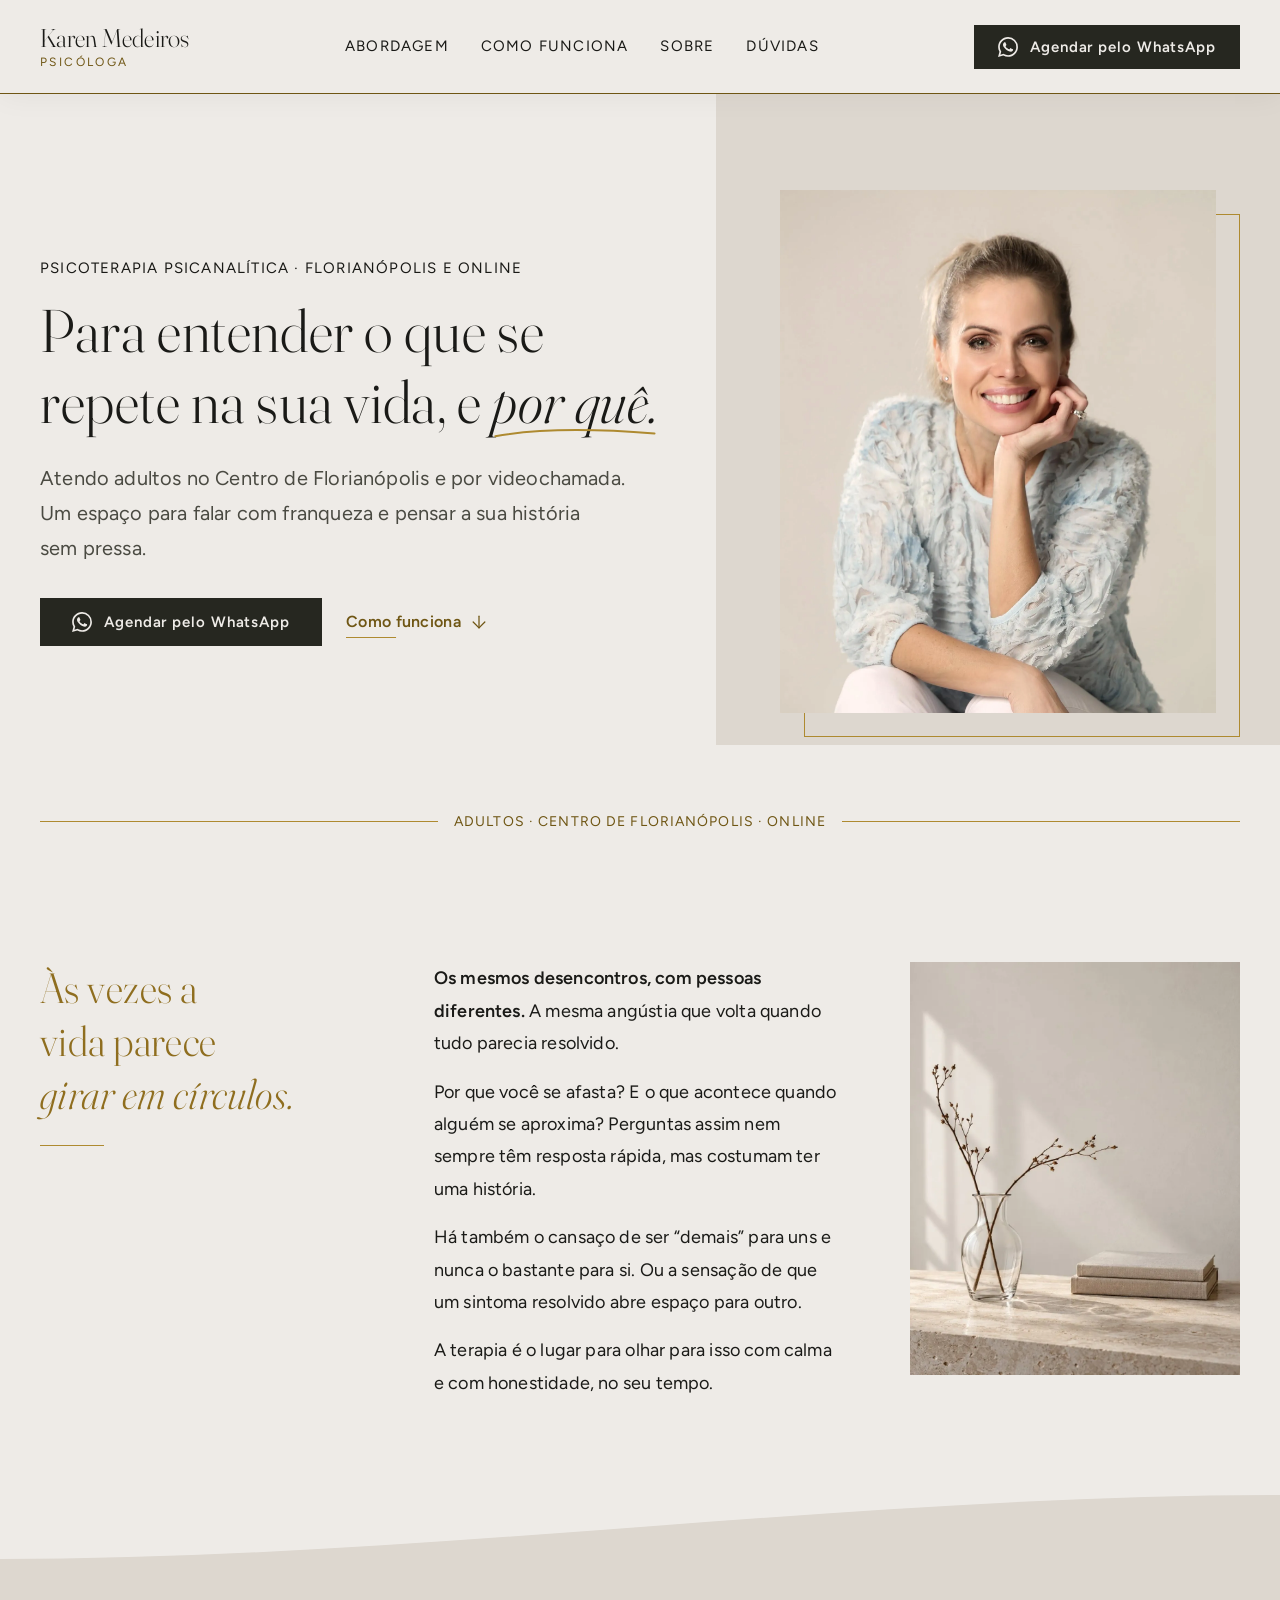
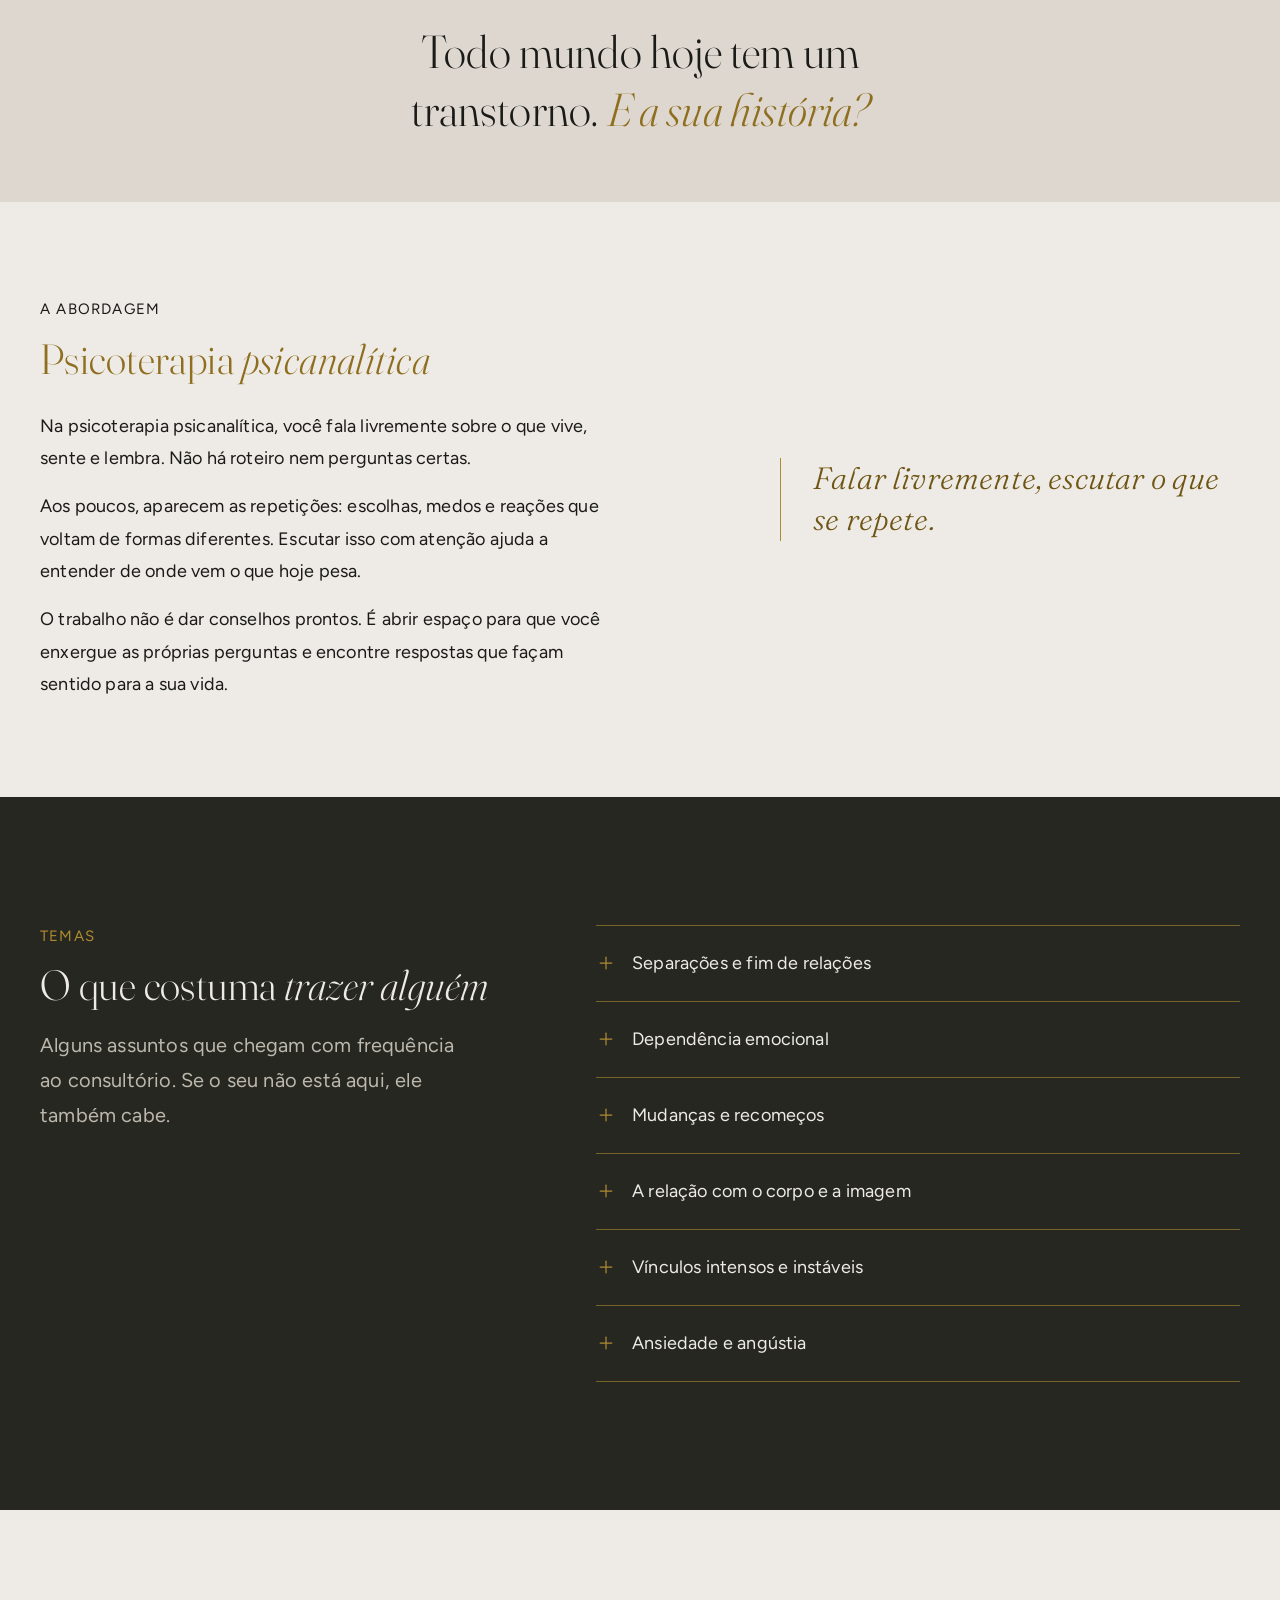
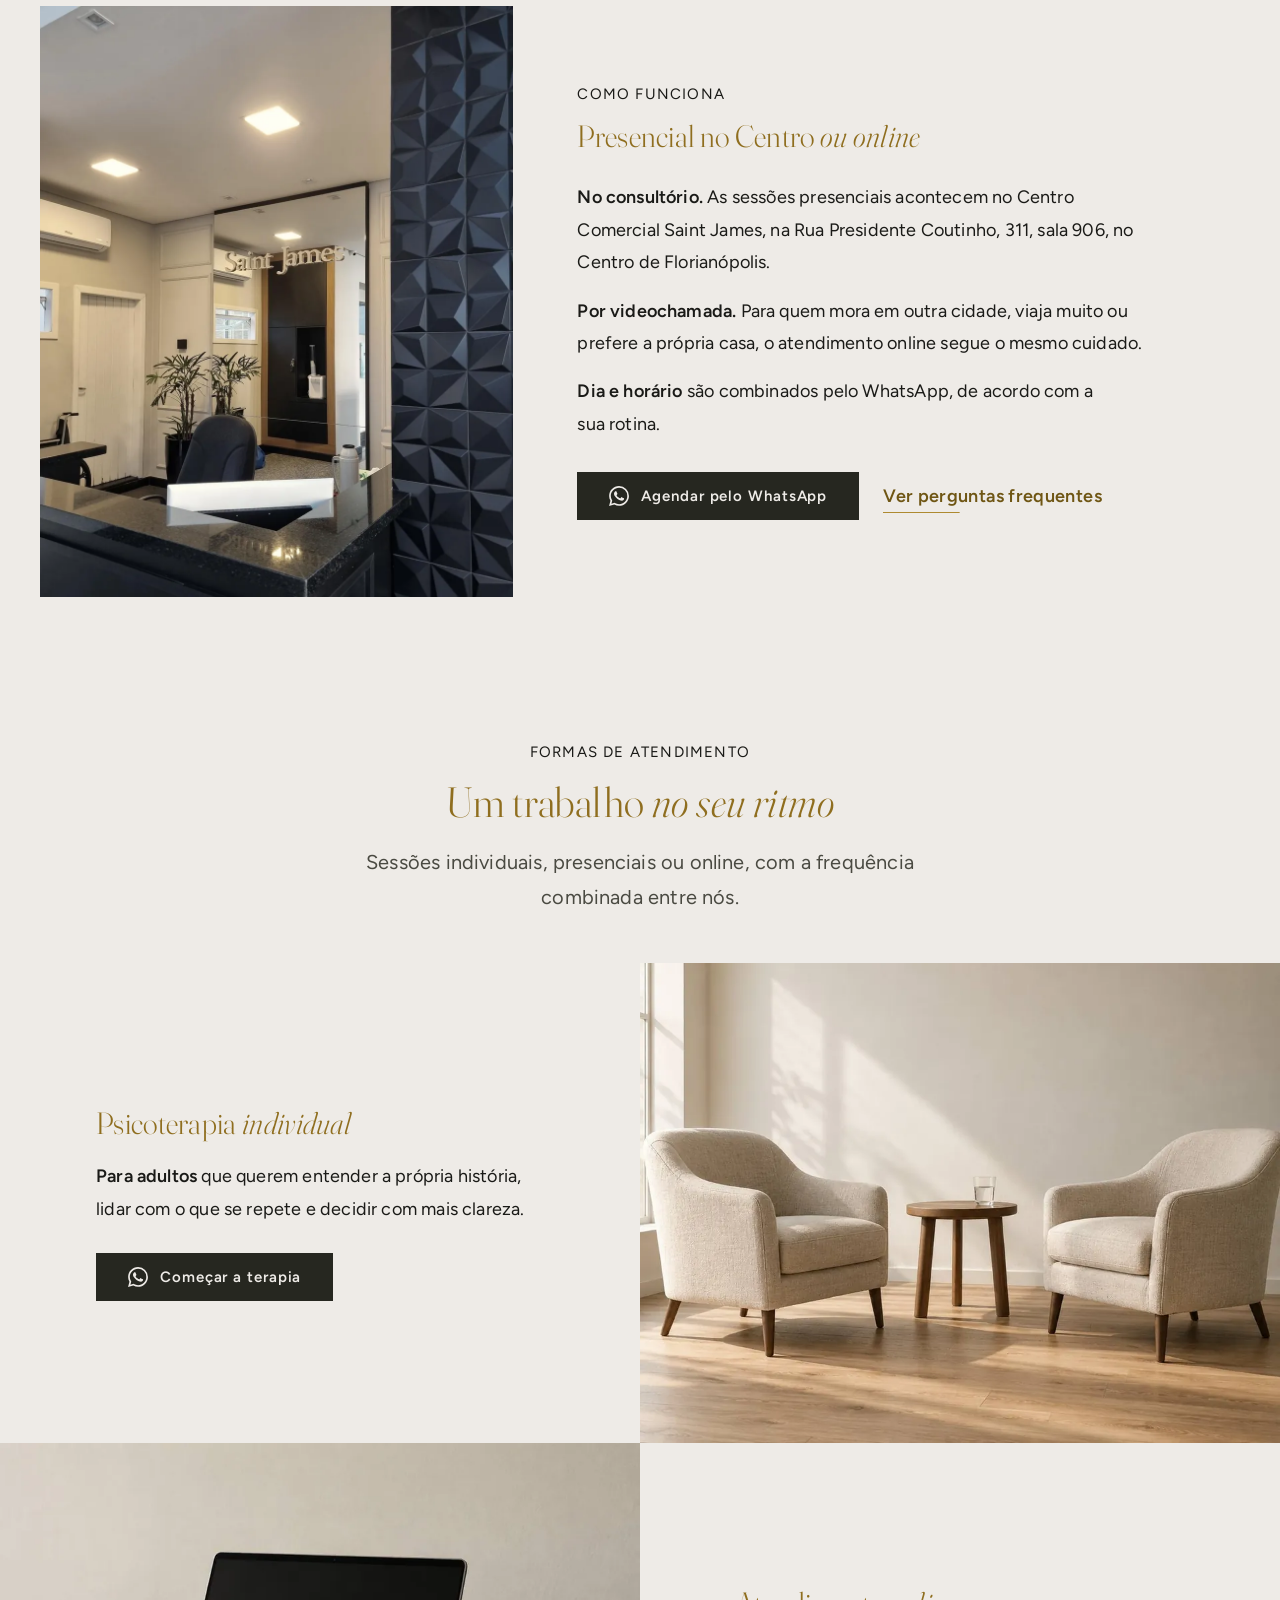
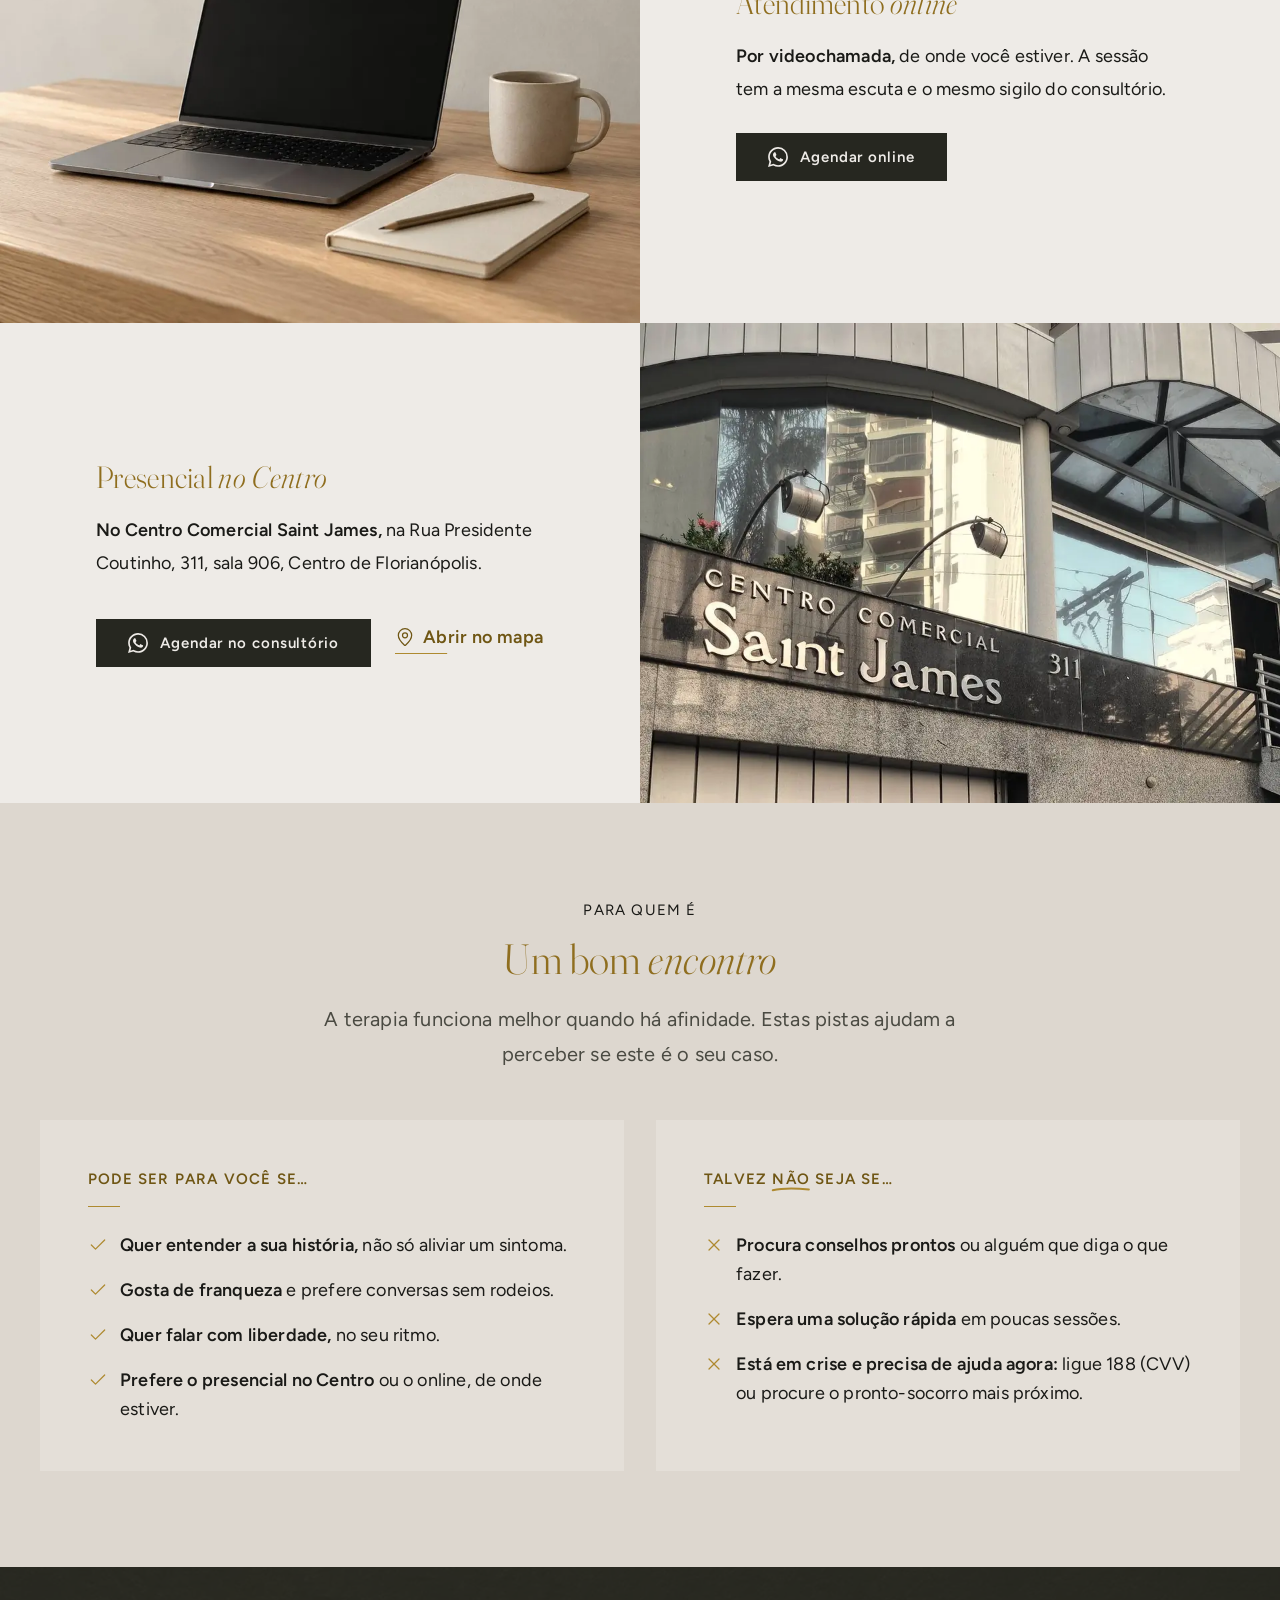
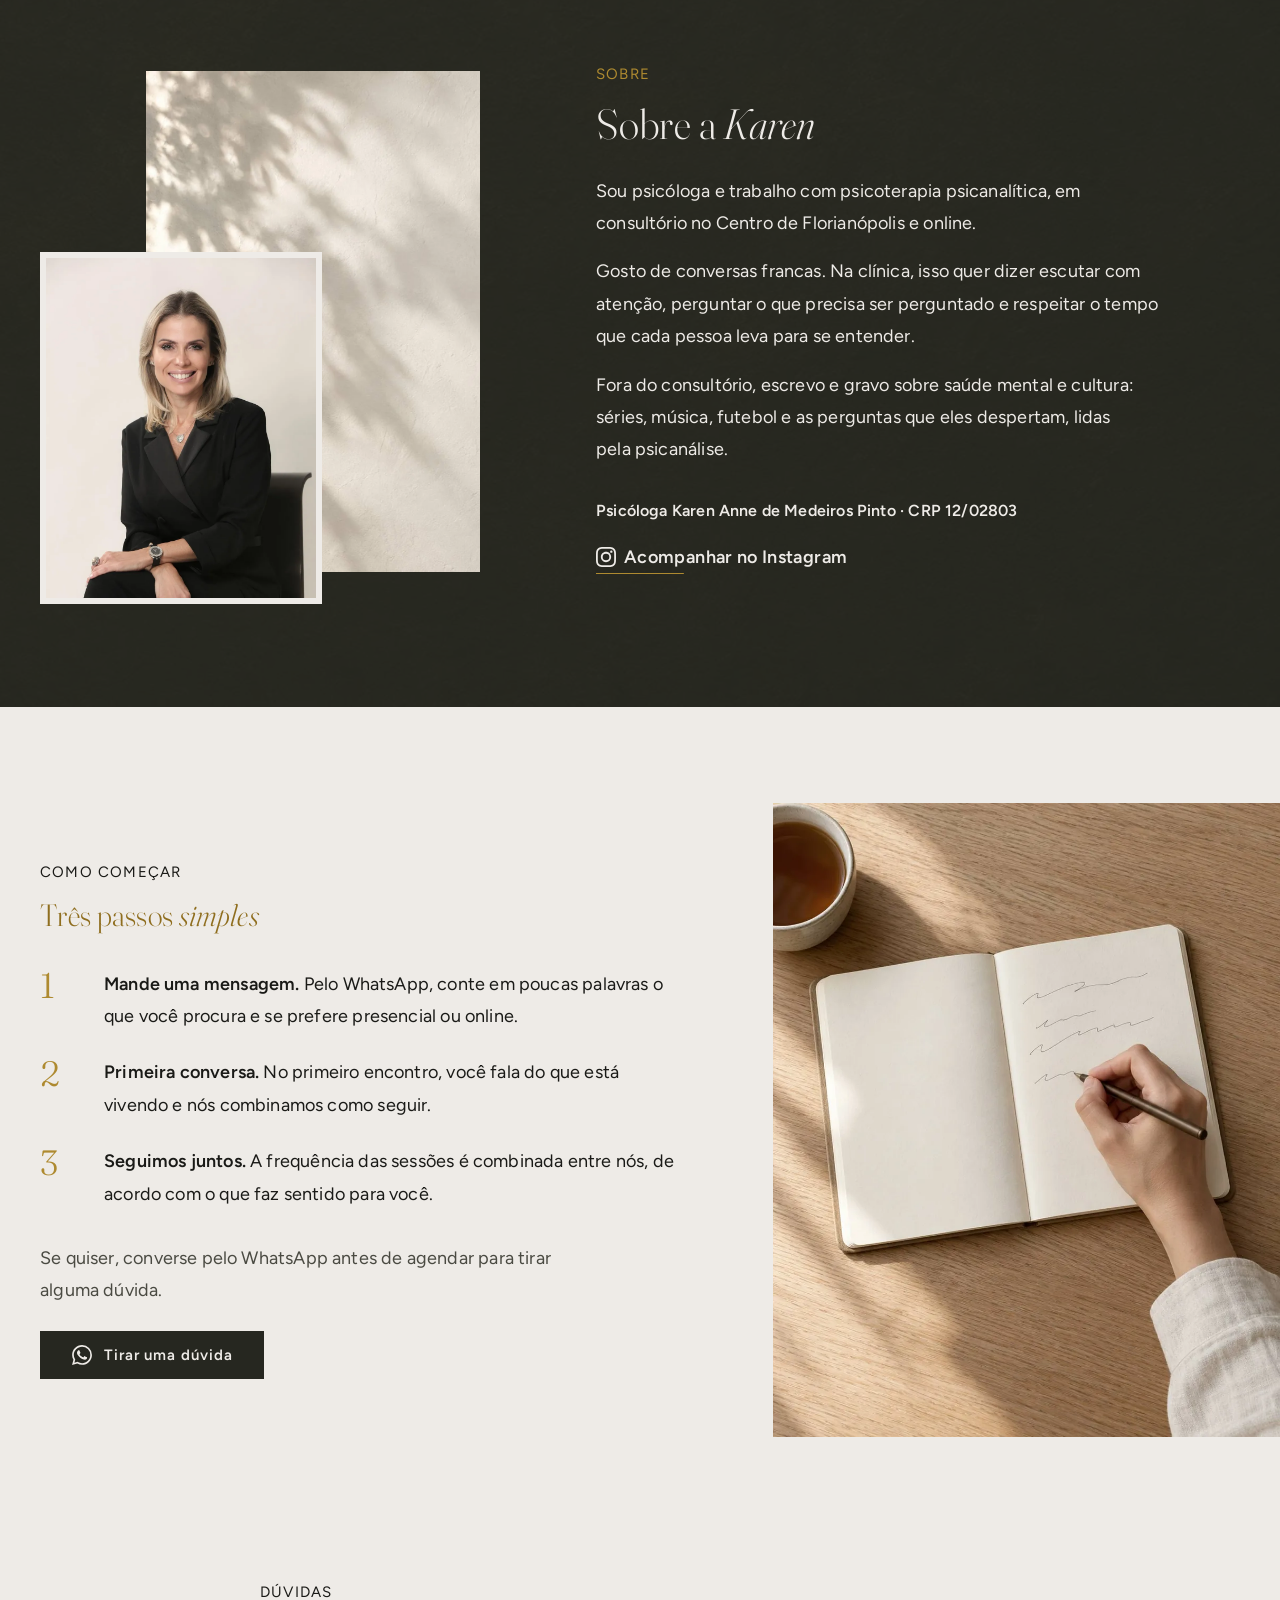
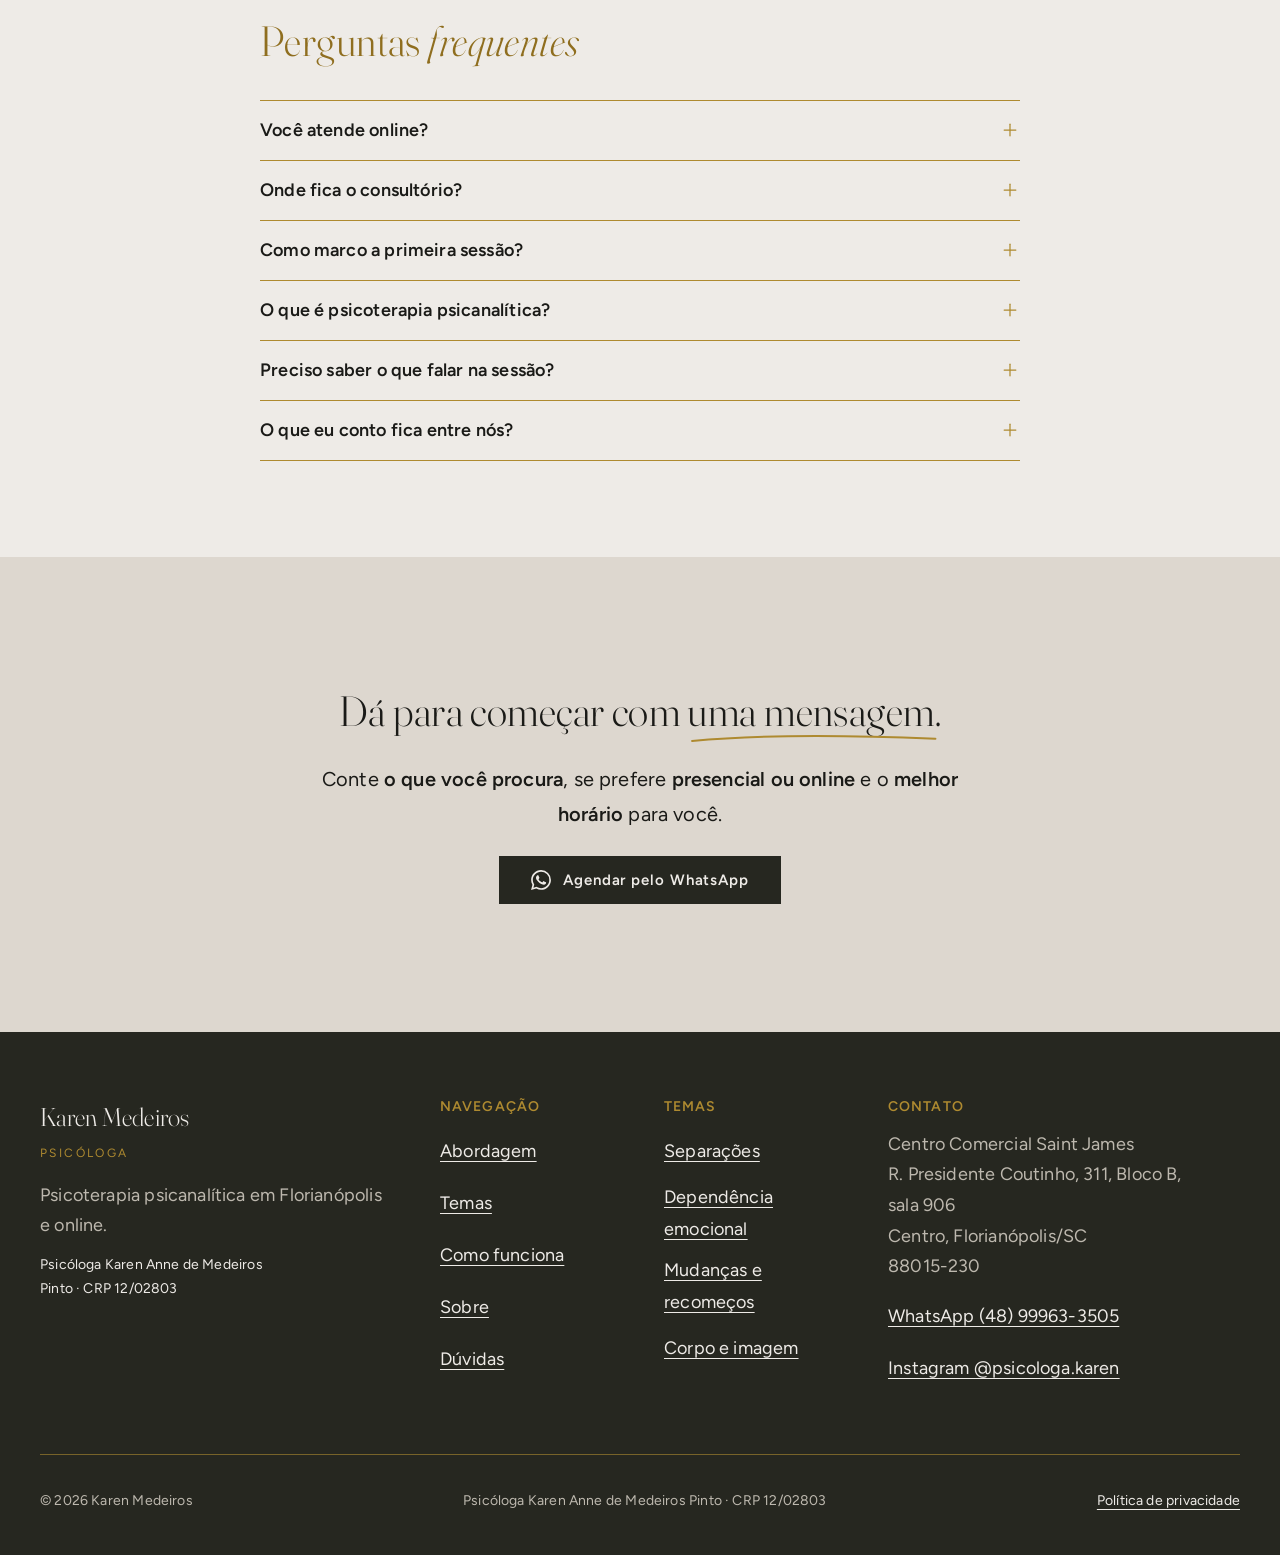
<file: index.html>
<!DOCTYPE html>
<html lang="pt-BR">
<head>
<meta charset="UTF-8">
<meta name="viewport" content="width=device-width, initial-scale=1">
<!-- PRÉ-VENDA: não remover até o Armin fechar a venda -->
<meta name="robots" content="noindex, nofollow">
<title>Psicóloga em Florianópolis | Karen Anne de Medeiros Pinto · CRP 12/02803</title>
<meta name="description" content="Psicoterapia psicanalítica com a psicóloga Karen Medeiros, no Centro de Florianópolis e online. Agende pelo WhatsApp.">
<meta property="og:title" content="Psicóloga Karen Medeiros · Florianópolis e online">
<meta property="og:description" content="Psicoterapia psicanalítica no Centro de Florianópolis e por videochamada. CRP 12/02803.">
<meta property="og:type" content="website">
<meta property="og:locale" content="pt_BR">
<meta property="og:image" content="assets/img/og-karen.jpg">
<meta name="theme-color" content="#EEEBE7">
<link rel="icon" href="data:image/svg+xml,%3Csvg xmlns='http://www.w3.org/2000/svg' viewBox='0 0 64 64'%3E%3Crect width='64' height='64' fill='%23EEEBE7'/%3E%3Ctext x='32' y='42' text-anchor='middle' font-family='Georgia,serif' font-size='28' fill='%23745E34'%3EKM%3C/text%3E%3C/svg%3E">
<link rel="preconnect" href="https://fonts.googleapis.com">
<link rel="preconnect" href="https://fonts.gstatic.com" crossorigin>
<link href="https://fonts.googleapis.com/css2?family=Fraunces:ital,opsz,wght@0,9..144,300;1,9..144,300&family=Figtree:wght@400;600&display=swap" rel="stylesheet">
<link rel="preload" as="image" media="(max-width: 899px)" imagesrcset="assets/img/heroi-karen-480.webp 480w, assets/img/heroi-karen-960.webp 960w" imagesizes="100vw">
<link rel="stylesheet" href="assets/css/base.css">
<link rel="stylesheet" href="assets/css/style.css">
<script type="application/ld+json">
{
  "@context": "https://schema.org",
  "@graph": [
    {
      "@type": "Person",
      "@id": "#karen",
      "name": "Karen Anne de Medeiros Pinto",
      "alternateName": "Karen Medeiros",
      "jobTitle": "Psicóloga",
      "identifier": "CRP 12/02803",
      "image": "assets/img/og-karen.jpg",
      "sameAs": ["https://www.instagram.com/psicologa.karen/"],
      "worksFor": { "@id": "#consultorio" }
    },
    {
      "@type": "ProfessionalService",
      "@id": "#consultorio",
      "name": "Psicóloga Karen Medeiros",
      "description": "Psicoterapia psicanalítica presencial no Centro de Florianópolis e online.",
      "telephone": "+55 48 99963-3505",
      "image": "assets/img/og-karen.jpg",
      "address": {
        "@type": "PostalAddress",
        "streetAddress": "R. Presidente Coutinho, 311, Bloco B, Sala 906 - Centro Comercial Saint James",
        "addressLocality": "Florianópolis",
        "addressRegion": "SC",
        "postalCode": "88015-230",
        "addressCountry": "BR"
      },
      "geo": { "@type": "GeoCoordinates", "latitude": -27.5905388, "longitude": -48.5499712 },
      "founder": { "@id": "#karen" }
    }
  ]
}
</script>
</head>
<body>
<a class="pular-conteudo" href="#conteudo">Pular para o conteúdo</a>

<header class="cabecalho" data-header>
  <div class="container cabecalho__barra">
    <a class="marca" href="index.html" aria-label="Karen Medeiros, psicóloga: início">
      <span class="marca__nome">Karen Medeiros</span>
      <span class="marca__profissao">Psicóloga</span>
    </a>
    <nav class="cabecalho__nav" aria-label="Principal">
      <ul role="list">
        <li><a href="#abordagem">Abordagem</a></li>
        <li><a href="#como-funciona">Como funciona</a></li>
        <li><a href="#sobre">Sobre</a></li>
        <li><a href="#duvidas">Dúvidas</a></li>
      </ul>
    </nav>
    <a class="botao cabecalho__cta" href="https://wa.me/5548999633505?text=Ol%C3%A1%2C%20Karen%21%20Vi%20seu%20site%20e%20gostaria%20de%20agendar%20uma%20sess%C3%A3o." target="_blank" rel="noopener"><svg class="icone icone--marca" width="24" height="24" fill="currentColor" aria-hidden="true" focusable="false" role="img" viewBox="0 0 24 24" xmlns="http://www.w3.org/2000/svg"><path d="M17.472 14.382c-.297-.149-1.758-.867-2.03-.967-.273-.099-.471-.148-.67.15-.197.297-.767.966-.94 1.164-.173.199-.347.223-.644.075-.297-.15-1.255-.463-2.39-1.475-.883-.788-1.48-1.761-1.653-2.059-.173-.297-.018-.458.13-.606.134-.133.298-.347.446-.52.149-.174.198-.298.298-.497.099-.198.05-.371-.025-.52-.075-.149-.669-1.612-.916-2.207-.242-.579-.487-.5-.669-.51-.173-.008-.371-.01-.57-.01-.198 0-.52.074-.792.372-.272.297-1.04 1.016-1.04 2.479 0 1.462 1.065 2.875 1.213 3.074.149.198 2.096 3.2 5.077 4.487.709.306 1.262.489 1.694.625.712.227 1.36.195 1.871.118.571-.085 1.758-.719 2.006-1.413.248-.694.248-1.289.173-1.413-.074-.124-.272-.198-.57-.347m-5.421 7.403h-.004a9.87 9.87 0 01-5.031-1.378l-.361-.214-3.741.982.998-3.648-.235-.374a9.86 9.86 0 01-1.51-5.26c.001-5.45 4.436-9.884 9.888-9.884 2.64 0 5.122 1.03 6.988 2.898a9.825 9.825 0 012.893 6.994c-.003 5.45-4.437 9.884-9.885 9.884m8.413-18.297A11.815 11.815 0 0012.05 0C5.495 0 .16 5.335.157 11.892c0 2.096.547 4.142 1.588 5.945L.057 24l6.305-1.654a11.882 11.882 0 005.683 1.448h.005c6.554 0 11.89-5.335 11.893-11.893a11.821 11.821 0 00-3.48-8.413Z"/></svg><span>Agendar<span class="cabecalho__cta-extra"> pelo WhatsApp</span></span></a>
    <button class="cabecalho__menu" type="button" data-abrir-menu aria-expanded="false" aria-controls="menu-celular">
      <span class="sr-only">Abrir menu</span>
      <span class="cabecalho__tracos" aria-hidden="true"><span></span><span></span></span>
    </button>
  </div>
</header>

<nav class="menu-celular" id="menu-celular" aria-hidden="true" aria-label="Menu">
  <div class="menu-celular__topo">
    <span class="marca"><span class="marca__nome">Karen Medeiros</span><span class="marca__profissao">Psicóloga</span></span>
    <button class="menu-celular__fechar" type="button" data-fechar-menu><span class="sr-only">Fechar menu</span><svg aria-hidden="true" focusable="false" class="icone icone--x" xmlns="http://www.w3.org/2000/svg" width="24" height="24" viewBox="0 0 24 24" fill="none" stroke="currentColor" stroke-width="1.5" stroke-linecap="round" stroke-linejoin="round" ><path d="M18 6 6 18" /><path d="m6 6 12 12" /></svg></button>
  </div>
  <ul role="list" class="menu-celular__links">
    <li><a href="#abordagem">Abordagem</a></li>
    <li><a href="#temas">Temas</a></li>
    <li><a href="#como-funciona">Como funciona</a></li>
    <li><a href="#sobre">Sobre</a></li>
    <li><a href="#duvidas">Dúvidas</a></li>
  </ul>
  <div class="menu-celular__pe">
    <a class="botao" href="https://wa.me/5548999633505?text=Ol%C3%A1%2C%20Karen%21%20Vi%20seu%20site%20e%20gostaria%20de%20agendar%20uma%20sess%C3%A3o." target="_blank" rel="noopener"><svg class="icone icone--marca" width="24" height="24" fill="currentColor" aria-hidden="true" focusable="false" role="img" viewBox="0 0 24 24" xmlns="http://www.w3.org/2000/svg"><path d="M17.472 14.382c-.297-.149-1.758-.867-2.03-.967-.273-.099-.471-.148-.67.15-.197.297-.767.966-.94 1.164-.173.199-.347.223-.644.075-.297-.15-1.255-.463-2.39-1.475-.883-.788-1.48-1.761-1.653-2.059-.173-.297-.018-.458.13-.606.134-.133.298-.347.446-.52.149-.174.198-.298.298-.497.099-.198.05-.371-.025-.52-.075-.149-.669-1.612-.916-2.207-.242-.579-.487-.5-.669-.51-.173-.008-.371-.01-.57-.01-.198 0-.52.074-.792.372-.272.297-1.04 1.016-1.04 2.479 0 1.462 1.065 2.875 1.213 3.074.149.198 2.096 3.2 5.077 4.487.709.306 1.262.489 1.694.625.712.227 1.36.195 1.871.118.571-.085 1.758-.719 2.006-1.413.248-.694.248-1.289.173-1.413-.074-.124-.272-.198-.57-.347m-5.421 7.403h-.004a9.87 9.87 0 01-5.031-1.378l-.361-.214-3.741.982.998-3.648-.235-.374a9.86 9.86 0 01-1.51-5.26c.001-5.45 4.436-9.884 9.888-9.884 2.64 0 5.122 1.03 6.988 2.898a9.825 9.825 0 012.893 6.994c-.003 5.45-4.437 9.884-9.885 9.884m8.413-18.297A11.815 11.815 0 0012.05 0C5.495 0 .16 5.335.157 11.892c0 2.096.547 4.142 1.588 5.945L.057 24l6.305-1.654a11.882 11.882 0 005.683 1.448h.005c6.554 0 11.89-5.335 11.893-11.893a11.821 11.821 0 00-3.48-8.413Z"/></svg>Agendar pelo WhatsApp</a>
    <p class="identificacao">Psicóloga Karen Anne de Medeiros <span class="nowrap">Pinto · CRP 12/02803</span></p>
  </div>
</nav>


<main id="conteudo">

  <!-- 1. Herói -->
  <section class="heroi" id="inicio" data-heroi>
    <div class="container heroi__grade">
      <div class="heroi__topo">
        <p class="rotulo revelar">Psicoterapia psicanalítica · Florianópolis e online</p>
        <h1 class="revelar">Para entender o que se repete na sua vida, e <em><span class="sublinhado">por quê.<svg viewBox="0 0 100 12" preserveAspectRatio="none" aria-hidden="true" focusable="false"><path d="M2 8 C 25 3, 55 2, 98 6"/></svg></span></em></h1>
      </div>
      <div class="heroi__foto revelar">
        <picture>
  <source type="image/webp" media="(max-width: 899px)" srcset="assets/img/heroi-karen-480.webp 480w, assets/img/heroi-karen-960.webp 960w" sizes="100vw">
  <source type="image/webp" srcset="assets/img/heroi-karen-960.webp 960w, assets/img/heroi-karen-1600.webp 1600w" sizes="100vw">
  <img src="assets/img/heroi-karen-960.jpg" width="1600" height="2000" alt="Karen Medeiros, psicóloga, sorrindo, sentada com a mão apoiada no queixo, de suéter azul-claro" decoding="async" fetchpriority="high">
</picture>
      </div>
      <div class="heroi__base revelar">
        <p class="apoio">Atendo adultos no Centro de Florianópolis e por videochamada. Um espaço para falar com franqueza e pensar a sua história sem pressa.</p>
        <div class="acoes">
          <a class="botao" href="https://wa.me/5548999633505?text=Ol%C3%A1%2C%20Karen%21%20Vi%20seu%20site%20e%20gostaria%20de%20agendar%20uma%20sess%C3%A3o." target="_blank" rel="noopener"><svg class="icone icone--marca" width="24" height="24" fill="currentColor" aria-hidden="true" focusable="false" role="img" viewBox="0 0 24 24" xmlns="http://www.w3.org/2000/svg"><path d="M17.472 14.382c-.297-.149-1.758-.867-2.03-.967-.273-.099-.471-.148-.67.15-.197.297-.767.966-.94 1.164-.173.199-.347.223-.644.075-.297-.15-1.255-.463-2.39-1.475-.883-.788-1.48-1.761-1.653-2.059-.173-.297-.018-.458.13-.606.134-.133.298-.347.446-.52.149-.174.198-.298.298-.497.099-.198.05-.371-.025-.52-.075-.149-.669-1.612-.916-2.207-.242-.579-.487-.5-.669-.51-.173-.008-.371-.01-.57-.01-.198 0-.52.074-.792.372-.272.297-1.04 1.016-1.04 2.479 0 1.462 1.065 2.875 1.213 3.074.149.198 2.096 3.2 5.077 4.487.709.306 1.262.489 1.694.625.712.227 1.36.195 1.871.118.571-.085 1.758-.719 2.006-1.413.248-.694.248-1.289.173-1.413-.074-.124-.272-.198-.57-.347m-5.421 7.403h-.004a9.87 9.87 0 01-5.031-1.378l-.361-.214-3.741.982.998-3.648-.235-.374a9.86 9.86 0 01-1.51-5.26c.001-5.45 4.436-9.884 9.888-9.884 2.64 0 5.122 1.03 6.988 2.898a9.825 9.825 0 012.893 6.994c-.003 5.45-4.437 9.884-9.885 9.884m8.413-18.297A11.815 11.815 0 0012.05 0C5.495 0 .16 5.335.157 11.892c0 2.096.547 4.142 1.588 5.945L.057 24l6.305-1.654a11.882 11.882 0 005.683 1.448h.005c6.554 0 11.89-5.335 11.893-11.893a11.821 11.821 0 00-3.48-8.413Z"/></svg>Agendar pelo WhatsApp</a>
          <a class="link-seta" href="#como-funciona">Como funciona<svg aria-hidden="true" focusable="false" class="icone icone--arrow-down" xmlns="http://www.w3.org/2000/svg" width="24" height="24" viewBox="0 0 24 24" fill="none" stroke="currentColor" stroke-width="1.5" stroke-linecap="round" stroke-linejoin="round"><path d="M12 5v14"/><path d="m19 12-7 7-7-7"/></svg></a>
        </div>
      </div>
      <p class="identificacao heroi__id">Psicóloga Karen Anne de Medeiros <span class="nowrap">Pinto · CRP 12/02803</span></p>
    </div>
    <div class="container heroi__fecho">
      <div class="divisoria" aria-label="Resumo do atendimento">
        <span class="divisoria__fio" aria-hidden="true"></span>
        <p class="divisoria__rotulo">Adultos · Centro de Florianópolis · Online</p>
        <span class="divisoria__fio" aria-hidden="true"></span>
      </div>
    </div>
  </section>

  <!-- 2. Empatia -->
  <section class="secao empatia">
    <div class="container empatia__grade">
      <div class="empatia__titulo">
        <h2 class="revelar">Às vezes a vida parece <em>girar em círculos.</em></h2>
        <span class="filete" aria-hidden="true"></span>
      </div>
      <div class="texto">
        <p><strong>Os mesmos desencontros, com pessoas diferentes.</strong> A mesma angústia que volta quando tudo parecia resolvido.</p>
        <p>Por que você se afasta? E o que acontece quando alguém se aproxima? Perguntas assim nem sempre têm resposta rápida, mas costumam ter uma história.</p>
        <p>Há também o cansaço de ser “demais” para uns e nunca o bastante para si. Ou a sensação de que um sintoma resolvido abre espaço para outro.</p>
        <p>A terapia é o lugar para olhar para isso com calma e com honestidade, no seu tempo.</p>
      </div>
      <div class="midia empatia__foto revelar">
        <picture>
  <source type="image/webp" media="(max-width: 899px)" srcset="assets/img/natureza-morta-abordagem-480.webp 480w, assets/img/natureza-morta-abordagem-960.webp 960w" sizes="100vw">
  <source type="image/webp" srcset="assets/img/natureza-morta-abordagem-960.webp 960w" sizes="50vw">
  <img src="assets/img/natureza-morta-abordagem-960.jpg" width="1200" height="1500" alt="Vaso de vidro com galhos secos e dois livros sobre uma mesa de pedra, à luz da janela" decoding="async">
</picture>
      </div>
    </div>
  </section>

  <!-- 3. Frase grande -->
  <section class="frase" aria-label="Frase">
    <svg class="frase__arco" viewBox="0 0 1440 64" preserveAspectRatio="none" aria-hidden="true" focusable="false"><path d="M0 64 C 480 64 960 0 1440 0 L1440 64 Z"/></svg>
    <div class="container">
      <p class="frase__texto revelar">Todo mundo hoje tem um transtorno. <em>E a sua história?</em></p>
    </div>
  </section>

  <!-- 4. Abordagem -->
  <section class="secao abordagem" id="abordagem">
    <div class="container abordagem__grade">
      <div class="abordagem__texto">
      <p class="rotulo">A abordagem</p>
      <h2 class="revelar">Psicoterapia <em>psicanalítica</em></h2>
      <div class="texto">
        <p>Na psicoterapia psicanalítica, você fala livremente sobre o que vive, sente e lembra. Não há roteiro nem perguntas certas.</p>
        <p>Aos poucos, aparecem as repetições: escolhas, medos e reações que voltam de formas diferentes. Escutar isso com atenção ajuda a entender de onde vem o que hoje pesa.</p>
        <p>O trabalho não é dar conselhos prontos. É abrir espaço para que você enxergue as próprias perguntas e encontre respostas que façam sentido para a sua vida.</p>
      </div>
      </div>
      <p class="citacao revelar">Falar livremente, escutar o que se repete.</p>
    </div>
  </section>

  <!-- 5. Temas -->
  <section class="secao temas" id="temas">
    <div class="container temas__grade">
      <div class="temas__cabeca">
        <p class="rotulo">Temas</p>
        <h2 class="revelar">O que costuma <em>trazer alguém</em></h2>
        <p class="apoio">Alguns assuntos que chegam com frequência ao consultório. Se o seu não está aqui, ele também cabe.</p>
      </div>
      <ul role="list" class="temas__lista">
        <li><svg aria-hidden="true" focusable="false" class="icone icone--plus" xmlns="http://www.w3.org/2000/svg" width="24" height="24" viewBox="0 0 24 24" fill="none" stroke="currentColor" stroke-width="1.5" stroke-linecap="round" stroke-linejoin="round" ><path d="M5 12h14" /><path d="M12 5v14" /></svg><span>Separações e fim de relações</span></li>
        <li><svg aria-hidden="true" focusable="false" class="icone icone--plus" xmlns="http://www.w3.org/2000/svg" width="24" height="24" viewBox="0 0 24 24" fill="none" stroke="currentColor" stroke-width="1.5" stroke-linecap="round" stroke-linejoin="round" ><path d="M5 12h14" /><path d="M12 5v14" /></svg><span>Dependência emocional</span></li>
        <li><svg aria-hidden="true" focusable="false" class="icone icone--plus" xmlns="http://www.w3.org/2000/svg" width="24" height="24" viewBox="0 0 24 24" fill="none" stroke="currentColor" stroke-width="1.5" stroke-linecap="round" stroke-linejoin="round" ><path d="M5 12h14" /><path d="M12 5v14" /></svg><span>Mudanças e recomeços</span></li>
        <li><svg aria-hidden="true" focusable="false" class="icone icone--plus" xmlns="http://www.w3.org/2000/svg" width="24" height="24" viewBox="0 0 24 24" fill="none" stroke="currentColor" stroke-width="1.5" stroke-linecap="round" stroke-linejoin="round" ><path d="M5 12h14" /><path d="M12 5v14" /></svg><span>A relação com o corpo e a imagem</span></li>
        <li><svg aria-hidden="true" focusable="false" class="icone icone--plus" xmlns="http://www.w3.org/2000/svg" width="24" height="24" viewBox="0 0 24 24" fill="none" stroke="currentColor" stroke-width="1.5" stroke-linecap="round" stroke-linejoin="round" ><path d="M5 12h14" /><path d="M12 5v14" /></svg><span>Vínculos intensos e instáveis</span></li>
        <li><svg aria-hidden="true" focusable="false" class="icone icone--plus" xmlns="http://www.w3.org/2000/svg" width="24" height="24" viewBox="0 0 24 24" fill="none" stroke="currentColor" stroke-width="1.5" stroke-linecap="round" stroke-linejoin="round" ><path d="M5 12h14" /><path d="M12 5v14" /></svg><span>Ansiedade e angústia</span></li>
      </ul>
    </div>
  </section>

  <!-- 6. Como funciona -->
  <section class="secao funciona" id="como-funciona">
    <div class="container funciona__grade">
      <div class="midia funciona__foto revelar">
        <picture>
  <source type="image/webp" media="(max-width: 899px)" srcset="assets/img/como-funciona-recepcao-480.webp 480w, assets/img/como-funciona-recepcao-960.webp 960w" sizes="100vw">
  <source type="image/webp" srcset="assets/img/como-funciona-recepcao-960.webp 960w" sizes="50vw">
  <img src="assets/img/como-funciona-recepcao-960.jpg" width="1200" height="1500" alt="Recepção do Centro Comercial Saint James, onde fica o consultório, com o letreiro do prédio ao fundo" decoding="async">
</picture>
      </div>
      <div class="funciona__texto">
        <p class="rotulo">Como funciona</p>
        <h2 class="h3 revelar">Presencial no Centro <em>ou online</em></h2>
        <div class="texto">
          <p><strong>No consultório.</strong> As sessões presenciais acontecem no Centro Comercial Saint James, na Rua Presidente Coutinho, 311, sala 906, no Centro de Florianópolis.</p>
          <p><strong>Por videochamada.</strong> Para quem mora em outra cidade, viaja muito ou prefere a própria casa, o atendimento online segue o mesmo cuidado.</p>
          <p><strong>Dia e horário</strong> são combinados pelo WhatsApp, de acordo com a sua rotina.</p>
        </div>
        <div class="acoes">
          <a class="botao" href="https://wa.me/5548999633505?text=Ol%C3%A1%2C%20Karen%21%20Vi%20seu%20site%20e%20gostaria%20de%20agendar%20uma%20sess%C3%A3o%20presencial%20no%20Centro." target="_blank" rel="noopener"><svg class="icone icone--marca" width="24" height="24" fill="currentColor" aria-hidden="true" focusable="false" role="img" viewBox="0 0 24 24" xmlns="http://www.w3.org/2000/svg"><path d="M17.472 14.382c-.297-.149-1.758-.867-2.03-.967-.273-.099-.471-.148-.67.15-.197.297-.767.966-.94 1.164-.173.199-.347.223-.644.075-.297-.15-1.255-.463-2.39-1.475-.883-.788-1.48-1.761-1.653-2.059-.173-.297-.018-.458.13-.606.134-.133.298-.347.446-.52.149-.174.198-.298.298-.497.099-.198.05-.371-.025-.52-.075-.149-.669-1.612-.916-2.207-.242-.579-.487-.5-.669-.51-.173-.008-.371-.01-.57-.01-.198 0-.52.074-.792.372-.272.297-1.04 1.016-1.04 2.479 0 1.462 1.065 2.875 1.213 3.074.149.198 2.096 3.2 5.077 4.487.709.306 1.262.489 1.694.625.712.227 1.36.195 1.871.118.571-.085 1.758-.719 2.006-1.413.248-.694.248-1.289.173-1.413-.074-.124-.272-.198-.57-.347m-5.421 7.403h-.004a9.87 9.87 0 01-5.031-1.378l-.361-.214-3.741.982.998-3.648-.235-.374a9.86 9.86 0 01-1.51-5.26c.001-5.45 4.436-9.884 9.888-9.884 2.64 0 5.122 1.03 6.988 2.898a9.825 9.825 0 012.893 6.994c-.003 5.45-4.437 9.884-9.885 9.884m8.413-18.297A11.815 11.815 0 0012.05 0C5.495 0 .16 5.335.157 11.892c0 2.096.547 4.142 1.588 5.945L.057 24l6.305-1.654a11.882 11.882 0 005.683 1.448h.005c6.554 0 11.89-5.335 11.893-11.893a11.821 11.821 0 00-3.48-8.413Z"/></svg>Agendar pelo WhatsApp</a>
          <a class="link" href="#duvidas">Ver perguntas frequentes</a>
        </div>
      </div>
    </div>
  </section>

  <!-- 7–9. Formas de atendimento -->
  <section class="atendimento" id="atendimento">
    <div class="container--estreito atendimento__intro">
      <p class="rotulo">Formas de atendimento</p>
      <h2 class="revelar">Um trabalho <em>no seu ritmo</em></h2>
      <p class="apoio">Sessões individuais, presenciais ou online, com a frequência combinada entre nós.</p>
    </div>

    <div class="tabuleiro">
      <div class="tabuleiro__par">
        <div class="tabuleiro__texto">
          <h3>Psicoterapia <em>individual</em></h3>
          <p><strong>Para adultos</strong> que querem entender a própria história, lidar com o que se repete e decidir com mais clareza.</p>
          <a class="botao" href="https://wa.me/5548999633505?text=Ol%C3%A1%2C%20Karen%21%20Vi%20seu%20site%20e%20gostaria%20de%20come%C3%A7ar%20a%20terapia." target="_blank" rel="noopener"><svg class="icone icone--marca" width="24" height="24" fill="currentColor" aria-hidden="true" focusable="false" role="img" viewBox="0 0 24 24" xmlns="http://www.w3.org/2000/svg"><path d="M17.472 14.382c-.297-.149-1.758-.867-2.03-.967-.273-.099-.471-.148-.67.15-.197.297-.767.966-.94 1.164-.173.199-.347.223-.644.075-.297-.15-1.255-.463-2.39-1.475-.883-.788-1.48-1.761-1.653-2.059-.173-.297-.018-.458.13-.606.134-.133.298-.347.446-.52.149-.174.198-.298.298-.497.099-.198.05-.371-.025-.52-.075-.149-.669-1.612-.916-2.207-.242-.579-.487-.5-.669-.51-.173-.008-.371-.01-.57-.01-.198 0-.52.074-.792.372-.272.297-1.04 1.016-1.04 2.479 0 1.462 1.065 2.875 1.213 3.074.149.198 2.096 3.2 5.077 4.487.709.306 1.262.489 1.694.625.712.227 1.36.195 1.871.118.571-.085 1.758-.719 2.006-1.413.248-.694.248-1.289.173-1.413-.074-.124-.272-.198-.57-.347m-5.421 7.403h-.004a9.87 9.87 0 01-5.031-1.378l-.361-.214-3.741.982.998-3.648-.235-.374a9.86 9.86 0 01-1.51-5.26c.001-5.45 4.436-9.884 9.888-9.884 2.64 0 5.122 1.03 6.988 2.898a9.825 9.825 0 012.893 6.994c-.003 5.45-4.437 9.884-9.885 9.884m8.413-18.297A11.815 11.815 0 0012.05 0C5.495 0 .16 5.335.157 11.892c0 2.096.547 4.142 1.588 5.945L.057 24l6.305-1.654a11.882 11.882 0 005.683 1.448h.005c6.554 0 11.89-5.335 11.893-11.893a11.821 11.821 0 00-3.48-8.413Z"/></svg>Começar a terapia</a>
        </div>
        <div class="tabuleiro__foto revelar">
          <picture>
  <source type="image/webp" media="(max-width: 899px)" srcset="assets/img/atendimento-individual-480.webp 480w, assets/img/atendimento-individual-960.webp 960w" sizes="100vw">
  <source type="image/webp" srcset="assets/img/atendimento-individual-960.webp 960w" sizes="50vw">
  <img src="assets/img/atendimento-individual-960.jpg" width="1200" height="900" alt="Duas poltronas de linho frente a frente, com uma mesinha e um copo d’água, à luz da janela" decoding="async" loading="lazy">
</picture>
        </div>
      </div>
      <div class="tabuleiro__par tabuleiro__par--invertido">
        <div class="tabuleiro__texto">
          <h3>Atendimento <em>online</em></h3>
          <p><strong>Por videochamada,</strong> de onde você estiver. A sessão tem a mesma escuta e o mesmo sigilo do consultório.</p>
          <a class="botao" href="https://wa.me/5548999633505?text=Ol%C3%A1%2C%20Karen%21%20Vi%20seu%20site%20e%20gostaria%20de%20saber%20sobre%20o%20atendimento%20online." target="_blank" rel="noopener"><svg class="icone icone--marca" width="24" height="24" fill="currentColor" aria-hidden="true" focusable="false" role="img" viewBox="0 0 24 24" xmlns="http://www.w3.org/2000/svg"><path d="M17.472 14.382c-.297-.149-1.758-.867-2.03-.967-.273-.099-.471-.148-.67.15-.197.297-.767.966-.94 1.164-.173.199-.347.223-.644.075-.297-.15-1.255-.463-2.39-1.475-.883-.788-1.48-1.761-1.653-2.059-.173-.297-.018-.458.13-.606.134-.133.298-.347.446-.52.149-.174.198-.298.298-.497.099-.198.05-.371-.025-.52-.075-.149-.669-1.612-.916-2.207-.242-.579-.487-.5-.669-.51-.173-.008-.371-.01-.57-.01-.198 0-.52.074-.792.372-.272.297-1.04 1.016-1.04 2.479 0 1.462 1.065 2.875 1.213 3.074.149.198 2.096 3.2 5.077 4.487.709.306 1.262.489 1.694.625.712.227 1.36.195 1.871.118.571-.085 1.758-.719 2.006-1.413.248-.694.248-1.289.173-1.413-.074-.124-.272-.198-.57-.347m-5.421 7.403h-.004a9.87 9.87 0 01-5.031-1.378l-.361-.214-3.741.982.998-3.648-.235-.374a9.86 9.86 0 01-1.51-5.26c.001-5.45 4.436-9.884 9.888-9.884 2.64 0 5.122 1.03 6.988 2.898a9.825 9.825 0 012.893 6.994c-.003 5.45-4.437 9.884-9.885 9.884m8.413-18.297A11.815 11.815 0 0012.05 0C5.495 0 .16 5.335.157 11.892c0 2.096.547 4.142 1.588 5.945L.057 24l6.305-1.654a11.882 11.882 0 005.683 1.448h.005c6.554 0 11.89-5.335 11.893-11.893a11.821 11.821 0 00-3.48-8.413Z"/></svg>Agendar online</a>
        </div>
        <div class="tabuleiro__foto revelar">
          <picture>
  <source type="image/webp" media="(max-width: 899px)" srcset="assets/img/atendimento-online-480.webp 480w, assets/img/atendimento-online-960.webp 960w" sizes="100vw">
  <source type="image/webp" srcset="assets/img/atendimento-online-960.webp 960w" sizes="50vw">
  <img src="assets/img/atendimento-online-960.jpg" width="1200" height="900" alt="Notebook aberto, com a tela apagada, sobre uma mesa de madeira, com caneca e caderno ao lado" decoding="async" loading="lazy">
</picture>
        </div>
      </div>

      <div class="tabuleiro__par">
        <div class="tabuleiro__texto">
          <h3>Presencial <em>no Centro</em></h3>
          <p><strong>No Centro Comercial Saint James,</strong> na Rua Presidente Coutinho, 311, sala 906, Centro de Florianópolis.</p>
          <div class="acoes">
            <a class="botao" href="https://wa.me/5548999633505?text=Ol%C3%A1%2C%20Karen%21%20Vi%20seu%20site%20e%20gostaria%20de%20agendar%20uma%20sess%C3%A3o%20presencial%20no%20Centro." target="_blank" rel="noopener"><svg class="icone icone--marca" width="24" height="24" fill="currentColor" aria-hidden="true" focusable="false" role="img" viewBox="0 0 24 24" xmlns="http://www.w3.org/2000/svg"><path d="M17.472 14.382c-.297-.149-1.758-.867-2.03-.967-.273-.099-.471-.148-.67.15-.197.297-.767.966-.94 1.164-.173.199-.347.223-.644.075-.297-.15-1.255-.463-2.39-1.475-.883-.788-1.48-1.761-1.653-2.059-.173-.297-.018-.458.13-.606.134-.133.298-.347.446-.52.149-.174.198-.298.298-.497.099-.198.05-.371-.025-.52-.075-.149-.669-1.612-.916-2.207-.242-.579-.487-.5-.669-.51-.173-.008-.371-.01-.57-.01-.198 0-.52.074-.792.372-.272.297-1.04 1.016-1.04 2.479 0 1.462 1.065 2.875 1.213 3.074.149.198 2.096 3.2 5.077 4.487.709.306 1.262.489 1.694.625.712.227 1.36.195 1.871.118.571-.085 1.758-.719 2.006-1.413.248-.694.248-1.289.173-1.413-.074-.124-.272-.198-.57-.347m-5.421 7.403h-.004a9.87 9.87 0 01-5.031-1.378l-.361-.214-3.741.982.998-3.648-.235-.374a9.86 9.86 0 01-1.51-5.26c.001-5.45 4.436-9.884 9.888-9.884 2.64 0 5.122 1.03 6.988 2.898a9.825 9.825 0 012.893 6.994c-.003 5.45-4.437 9.884-9.885 9.884m8.413-18.297A11.815 11.815 0 0012.05 0C5.495 0 .16 5.335.157 11.892c0 2.096.547 4.142 1.588 5.945L.057 24l6.305-1.654a11.882 11.882 0 005.683 1.448h.005c6.554 0 11.89-5.335 11.893-11.893a11.821 11.821 0 00-3.48-8.413Z"/></svg>Agendar no consultório</a>
            <a class="link" href="https://www.google.com/maps/search/?api=1&amp;query=Psic%C3%B3loga%20Karen%20Medeiros&amp;query_place_id=ChIJx_zJnyI4J5URAMPRd33_oOg" target="_blank" rel="noopener"><svg aria-hidden="true" focusable="false" class="icone icone--map-pin" xmlns="http://www.w3.org/2000/svg" width="24" height="24" viewBox="0 0 24 24" fill="none" stroke="currentColor" stroke-width="1.5" stroke-linecap="round" stroke-linejoin="round" ><path d="M20 10c0 4.993-5.539 10.193-7.399 11.799a1 1 0 0 1-1.202 0C9.539 20.193 4 14.993 4 10a8 8 0 0 1 16 0" /><circle cx="12" cy="10" r="3" /></svg>Abrir no mapa</a>
          </div>
        </div>
        <div class="tabuleiro__foto revelar">
          <picture>
  <source type="image/webp" media="(max-width: 899px)" srcset="assets/img/atendimento-presencial-fachada-480.webp 480w, assets/img/atendimento-presencial-fachada-960.webp 960w" sizes="100vw">
  <source type="image/webp" srcset="assets/img/atendimento-presencial-fachada-960.webp 960w" sizes="50vw">
  <img src="assets/img/atendimento-presencial-fachada-960.jpg" width="1200" height="900" alt="Fachada do Centro Comercial Saint James, número 311 da Rua Presidente Coutinho" decoding="async" loading="lazy">
</picture>
        </div>
      </div>
    </div>
  </section>

  <!-- 10. Para quem é -->
  <section class="secao para-quem" id="para-quem">
    <div class="container">
      <div class="para-quem__cabeca">
        <p class="rotulo">Para quem é</p>
        <h2 class="revelar">Um bom <em>encontro</em></h2>
        <p class="apoio">A terapia funciona melhor quando há afinidade. Estas pistas ajudam a perceber se este é o seu caso.</p>
      </div>
      <div class="para-quem__cartoes">
        <div class="cartao">
          <h3 class="cartao__rotulo">Pode ser para você se…</h3>
          <ul role="list" class="cartao__lista">
            <li><svg aria-hidden="true" focusable="false" class="icone icone--check" xmlns="http://www.w3.org/2000/svg" width="24" height="24" viewBox="0 0 24 24" fill="none" stroke="currentColor" stroke-width="1.5" stroke-linecap="round" stroke-linejoin="round" ><path d="M20 6 9 17l-5-5" /></svg><span><strong>Quer entender a sua história,</strong> não só aliviar um sintoma.</span></li>
            <li><svg aria-hidden="true" focusable="false" class="icone icone--check" xmlns="http://www.w3.org/2000/svg" width="24" height="24" viewBox="0 0 24 24" fill="none" stroke="currentColor" stroke-width="1.5" stroke-linecap="round" stroke-linejoin="round" ><path d="M20 6 9 17l-5-5" /></svg><span><strong>Gosta de franqueza</strong> e prefere conversas sem rodeios.</span></li>
            <li><svg aria-hidden="true" focusable="false" class="icone icone--check" xmlns="http://www.w3.org/2000/svg" width="24" height="24" viewBox="0 0 24 24" fill="none" stroke="currentColor" stroke-width="1.5" stroke-linecap="round" stroke-linejoin="round" ><path d="M20 6 9 17l-5-5" /></svg><span><strong>Quer falar com liberdade,</strong> no seu ritmo.</span></li>
            <li><svg aria-hidden="true" focusable="false" class="icone icone--check" xmlns="http://www.w3.org/2000/svg" width="24" height="24" viewBox="0 0 24 24" fill="none" stroke="currentColor" stroke-width="1.5" stroke-linecap="round" stroke-linejoin="round" ><path d="M20 6 9 17l-5-5" /></svg><span><strong>Prefere o presencial no Centro</strong> ou o online, de onde estiver.</span></li>
          </ul>
        </div>
        <div class="cartao">
          <h3 class="cartao__rotulo">Talvez <span class="sublinhado">não<svg viewBox="0 0 100 12" preserveAspectRatio="none" aria-hidden="true" focusable="false"><path d="M2 8 C 25 3, 55 2, 98 6"/></svg></span> seja se…</h3>
          <ul role="list" class="cartao__lista">
            <li><svg aria-hidden="true" focusable="false" class="icone icone--x" xmlns="http://www.w3.org/2000/svg" width="24" height="24" viewBox="0 0 24 24" fill="none" stroke="currentColor" stroke-width="1.5" stroke-linecap="round" stroke-linejoin="round" ><path d="M18 6 6 18" /><path d="m6 6 12 12" /></svg><span><strong>Procura conselhos prontos</strong> ou alguém que diga o que fazer.</span></li>
            <li><svg aria-hidden="true" focusable="false" class="icone icone--x" xmlns="http://www.w3.org/2000/svg" width="24" height="24" viewBox="0 0 24 24" fill="none" stroke="currentColor" stroke-width="1.5" stroke-linecap="round" stroke-linejoin="round" ><path d="M18 6 6 18" /><path d="m6 6 12 12" /></svg><span><strong>Espera uma solução rápida</strong> em poucas sessões.</span></li>
            <li><svg aria-hidden="true" focusable="false" class="icone icone--x" xmlns="http://www.w3.org/2000/svg" width="24" height="24" viewBox="0 0 24 24" fill="none" stroke="currentColor" stroke-width="1.5" stroke-linecap="round" stroke-linejoin="round" ><path d="M18 6 6 18" /><path d="m6 6 12 12" /></svg><span><strong>Está em crise e precisa de ajuda agora:</strong> ligue 188 (CVV) ou procure o pronto-socorro mais próximo.</span></li>
          </ul>
        </div>
      </div>
    </div>
  </section>

  <!-- 11. Sobre -->
  <section class="secao sobre" id="sobre">
    <div class="sobre__fundo" aria-hidden="true">
      <picture>
  <source type="image/webp" media="(max-width: 899px)" srcset="assets/img/sobre-textura-480.webp 480w, assets/img/sobre-textura-960.webp 960w" sizes="100vw">
  <source type="image/webp" srcset="assets/img/sobre-textura-960.webp 960w, assets/img/sobre-textura-1600.webp 1600w" sizes="50vw">
  <img src="assets/img/sobre-textura-960.jpg" width="1600" height="1067" alt="" decoding="async" loading="lazy">
</picture>
    </div>
    <div class="container sobre__grade">
      <div class="sobre__fotos revelar">
        <div class="sobre__painel">
          <picture>
  <source type="image/webp" media="(max-width: 899px)" srcset="assets/img/sobre-painel-folhas-480.webp 480w, assets/img/sobre-painel-folhas-960.webp 960w" sizes="100vw">
  <source type="image/webp" srcset="assets/img/sobre-painel-folhas-960.webp 960w" sizes="50vw">
  <img src="assets/img/sobre-painel-folhas-960.jpg" width="800" height="1195" alt="" decoding="async" loading="lazy">
</picture>
        </div>
        <div class="sobre__retrato">
          <picture>
  <source type="image/webp" media="(max-width: 899px)" srcset="assets/img/sobre-karen-480.webp 480w, assets/img/sobre-karen-960.webp 960w" sizes="100vw">
  <source type="image/webp" srcset="assets/img/sobre-karen-960.webp 960w" sizes="50vw">
  <img src="assets/img/sobre-karen-960.jpg" width="1200" height="1500" alt="Karen Medeiros de blazer preto, sorrindo, sentada numa poltrona" decoding="async" loading="lazy">
</picture>
        </div>
      </div>
      <div class="sobre__texto">
        <p class="rotulo">Sobre</p>
        <h2 class="revelar">Sobre a <em>Karen</em></h2>
        <div class="texto">
          <p>Sou psicóloga e trabalho com psicoterapia psicanalítica, em consultório no Centro de Florianópolis e online.</p>
          <p>Gosto de conversas francas. Na clínica, isso quer dizer escutar com atenção, perguntar o que precisa ser perguntado e respeitar o tempo que cada pessoa leva para se entender.</p>
          <p>Fora do consultório, escrevo e gravo sobre saúde mental e cultura: séries, música, futebol e as perguntas que eles despertam, lidas pela psicanálise.</p>
        </div>
        <p class="identificacao identificacao--destaque">Psicóloga Karen Anne de Medeiros <span class="nowrap">Pinto · CRP 12/02803</span></p>
        <a class="link" href="https://www.instagram.com/psicologa.karen/" target="_blank" rel="noopener"><svg class="icone icone--marca" width="24" height="24" fill="currentColor" aria-hidden="true" focusable="false" role="img" viewBox="0 0 24 24" xmlns="http://www.w3.org/2000/svg"><path d="M7.0301.084c-1.2768.0602-2.1487.264-2.911.5634-.7888.3075-1.4575.72-2.1228 1.3877-.6652.6677-1.075 1.3368-1.3802 2.127-.2954.7638-.4956 1.6365-.552 2.914-.0564 1.2775-.0689 1.6882-.0626 4.947.0062 3.2586.0206 3.6671.0825 4.9473.061 1.2765.264 2.1482.5635 2.9107.308.7889.72 1.4573 1.388 2.1228.6679.6655 1.3365 1.0743 2.1285 1.38.7632.295 1.6361.4961 2.9134.552 1.2773.056 1.6884.069 4.9462.0627 3.2578-.0062 3.668-.0207 4.9478-.0814 1.28-.0607 2.147-.2652 2.9098-.5633.7889-.3086 1.4578-.72 2.1228-1.3881.665-.6682 1.0745-1.3378 1.3795-2.1284.2957-.7632.4966-1.636.552-2.9124.056-1.2809.0692-1.6898.063-4.948-.0063-3.2583-.021-3.6668-.0817-4.9465-.0607-1.2797-.264-2.1487-.5633-2.9117-.3084-.7889-.72-1.4568-1.3876-2.1228C21.2982 1.33 20.628.9208 19.8378.6165 19.074.321 18.2017.1197 16.9244.0645 15.6471.0093 15.236-.005 11.977.0014 8.718.0076 8.31.0215 7.0301.0839m.1402 21.6932c-1.17-.0509-1.8053-.2453-2.2287-.408-.5606-.216-.96-.4771-1.3819-.895-.422-.4178-.6811-.8186-.9-1.378-.1644-.4234-.3624-1.058-.4171-2.228-.0595-1.2645-.072-1.6442-.079-4.848-.007-3.2037.0053-3.583.0607-4.848.05-1.169.2456-1.805.408-2.2282.216-.5613.4762-.96.895-1.3816.4188-.4217.8184-.6814 1.3783-.9003.423-.1651 1.0575-.3614 2.227-.4171 1.2655-.06 1.6447-.072 4.848-.079 3.2033-.007 3.5835.005 4.8495.0608 1.169.0508 1.8053.2445 2.228.408.5608.216.96.4754 1.3816.895.4217.4194.6816.8176.9005 1.3787.1653.4217.3617 1.056.4169 2.2263.0602 1.2655.0739 1.645.0796 4.848.0058 3.203-.0055 3.5834-.061 4.848-.051 1.17-.245 1.8055-.408 2.2294-.216.5604-.4763.96-.8954 1.3814-.419.4215-.8181.6811-1.3783.9-.4224.1649-1.0577.3617-2.2262.4174-1.2656.0595-1.6448.072-4.8493.079-3.2045.007-3.5825-.006-4.848-.0608M16.953 5.5864A1.44 1.44 0 1 0 18.39 4.144a1.44 1.44 0 0 0-1.437 1.4424M5.8385 12.012c.0067 3.4032 2.7706 6.1557 6.173 6.1493 3.4026-.0065 6.157-2.7701 6.1506-6.1733-.0065-3.4032-2.771-6.1565-6.174-6.1498-3.403.0067-6.156 2.771-6.1496 6.1738M8 12.0077a4 4 0 1 1 4.008 3.9921A3.9996 3.9996 0 0 1 8 12.0077"/></svg>Acompanhar no Instagram</a>
      </div>
    </div>
  </section>

  <!-- 12. Como começar -->
  <section class="secao comecar" id="comecar">
    <div class="comecar__grade">
      <div class="comecar__texto">
        <p class="rotulo">Como começar</p>
        <h2 class="h3 revelar">Três passos <em>simples</em></h2>
        <ol role="list" class="passos">
          <li><span class="passos__numero" aria-hidden="true">1</span><p><strong>Mande uma mensagem.</strong> Pelo WhatsApp, conte em poucas palavras o que você procura e se prefere presencial ou online.</p></li>
          <li><span class="passos__numero" aria-hidden="true">2</span><p><strong>Primeira conversa.</strong> No primeiro encontro, você fala do que está vivendo e nós combinamos como seguir.</p></li>
          <li><span class="passos__numero" aria-hidden="true">3</span><p><strong>Seguimos juntos.</strong> A frequência das sessões é combinada entre nós, de acordo com o que faz sentido para você.</p></li>
        </ol>
        <p class="comecar__nota">Se quiser, converse pelo WhatsApp antes de agendar para tirar alguma dúvida.</p>
        <a class="botao" href="https://wa.me/5548999633505?text=Ol%C3%A1%2C%20Karen%21%20Gostaria%20de%20tirar%20uma%20d%C3%BAvida%20antes%20de%20agendar." target="_blank" rel="noopener"><svg class="icone icone--marca" width="24" height="24" fill="currentColor" aria-hidden="true" focusable="false" role="img" viewBox="0 0 24 24" xmlns="http://www.w3.org/2000/svg"><path d="M17.472 14.382c-.297-.149-1.758-.867-2.03-.967-.273-.099-.471-.148-.67.15-.197.297-.767.966-.94 1.164-.173.199-.347.223-.644.075-.297-.15-1.255-.463-2.39-1.475-.883-.788-1.48-1.761-1.653-2.059-.173-.297-.018-.458.13-.606.134-.133.298-.347.446-.52.149-.174.198-.298.298-.497.099-.198.05-.371-.025-.52-.075-.149-.669-1.612-.916-2.207-.242-.579-.487-.5-.669-.51-.173-.008-.371-.01-.57-.01-.198 0-.52.074-.792.372-.272.297-1.04 1.016-1.04 2.479 0 1.462 1.065 2.875 1.213 3.074.149.198 2.096 3.2 5.077 4.487.709.306 1.262.489 1.694.625.712.227 1.36.195 1.871.118.571-.085 1.758-.719 2.006-1.413.248-.694.248-1.289.173-1.413-.074-.124-.272-.198-.57-.347m-5.421 7.403h-.004a9.87 9.87 0 01-5.031-1.378l-.361-.214-3.741.982.998-3.648-.235-.374a9.86 9.86 0 01-1.51-5.26c.001-5.45 4.436-9.884 9.888-9.884 2.64 0 5.122 1.03 6.988 2.898a9.825 9.825 0 012.893 6.994c-.003 5.45-4.437 9.884-9.885 9.884m8.413-18.297A11.815 11.815 0 0012.05 0C5.495 0 .16 5.335.157 11.892c0 2.096.547 4.142 1.588 5.945L.057 24l6.305-1.654a11.882 11.882 0 005.683 1.448h.005c6.554 0 11.89-5.335 11.893-11.893a11.821 11.821 0 00-3.48-8.413Z"/></svg>Tirar uma dúvida</a>
      </div>
      <div class="midia comecar__foto revelar">
        <picture>
  <source type="image/webp" media="(max-width: 899px)" srcset="assets/img/passos-caderno-480.webp 480w, assets/img/passos-caderno-960.webp 960w" sizes="100vw">
  <source type="image/webp" srcset="assets/img/passos-caderno-960.webp 960w" sizes="50vw">
  <img src="assets/img/passos-caderno-960.jpg" width="1200" height="1500" alt="Mão escrevendo num caderno sobre a mesa, com uma xícara de chá ao lado" decoding="async" loading="lazy">
</picture>
      </div>
    </div>
  </section>

  <!-- 13. Perguntas frequentes -->
  <section class="secao duvidas" id="duvidas">
    <div class="container--estreito">
      <p class="rotulo">Dúvidas</p>
      <h2 class="revelar">Perguntas <em>frequentes</em></h2>
      <div class="acordeao">
        <details>
          <summary>Você atende online?<svg aria-hidden="true" focusable="false" class="icone icone--plus" xmlns="http://www.w3.org/2000/svg" width="24" height="24" viewBox="0 0 24 24" fill="none" stroke="currentColor" stroke-width="1.5" stroke-linecap="round" stroke-linejoin="round" ><path d="M5 12h14" /><path d="M12 5v14" /></svg></summary>
          <div class="acordeao__resposta"><p>Sim. As sessões online são por videochamada, para quem está em outra cidade ou prefere ser atendido em casa. Também atendo presencialmente no Centro de Florianópolis.</p></div>
        </details>
        <details>
          <summary>Onde fica o consultório?<svg aria-hidden="true" focusable="false" class="icone icone--plus" xmlns="http://www.w3.org/2000/svg" width="24" height="24" viewBox="0 0 24 24" fill="none" stroke="currentColor" stroke-width="1.5" stroke-linecap="round" stroke-linejoin="round" ><path d="M5 12h14" /><path d="M12 5v14" /></svg></summary>
          <div class="acordeao__resposta"><p>No Centro Comercial Saint James: Rua Presidente Coutinho, 311, Bloco B, sala 906, Centro, Florianópolis/SC, 88015-230.</p>
          <p><a class="link" href="https://www.google.com/maps/search/?api=1&amp;query=Psic%C3%B3loga%20Karen%20Medeiros&amp;query_place_id=ChIJx_zJnyI4J5URAMPRd33_oOg" target="_blank" rel="noopener"><svg aria-hidden="true" focusable="false" class="icone icone--map-pin" xmlns="http://www.w3.org/2000/svg" width="24" height="24" viewBox="0 0 24 24" fill="none" stroke="currentColor" stroke-width="1.5" stroke-linecap="round" stroke-linejoin="round" ><path d="M20 10c0 4.993-5.539 10.193-7.399 11.799a1 1 0 0 1-1.202 0C9.539 20.193 4 14.993 4 10a8 8 0 0 1 16 0" /><circle cx="12" cy="10" r="3" /></svg>Abrir no mapa</a></p></div>
        </details>
        <details>
          <summary>Como marco a primeira sessão?<svg aria-hidden="true" focusable="false" class="icone icone--plus" xmlns="http://www.w3.org/2000/svg" width="24" height="24" viewBox="0 0 24 24" fill="none" stroke="currentColor" stroke-width="1.5" stroke-linecap="round" stroke-linejoin="round" ><path d="M5 12h14" /><path d="M12 5v14" /></svg></summary>
          <div class="acordeao__resposta"><p>Pelo WhatsApp <a href="https://wa.me/5548999633505?text=Ol%C3%A1%2C%20Karen%21%20Vi%20seu%20site%20e%20gostaria%20de%20agendar%20uma%20sess%C3%A3o." target="_blank" rel="noopener" class="nowrap">(48) 99963-3505</a>. Por lá combinamos o dia, o horário e a modalidade.</p></div>
        </details>
        <details>
          <summary>O que é psicoterapia psicanalítica?<svg aria-hidden="true" focusable="false" class="icone icone--plus" xmlns="http://www.w3.org/2000/svg" width="24" height="24" viewBox="0 0 24 24" fill="none" stroke="currentColor" stroke-width="1.5" stroke-linecap="round" stroke-linejoin="round" ><path d="M5 12h14" /><path d="M12 5v14" /></svg></summary>
          <div class="acordeao__resposta"><p>É uma forma de terapia em que você fala livremente e, juntos, olhamos para o que se repete na sua história. O foco é compreender a origem do que incomoda, e não só o sintoma.</p></div>
        </details>
        <details>
          <summary>Preciso saber o que falar na sessão?<svg aria-hidden="true" focusable="false" class="icone icone--plus" xmlns="http://www.w3.org/2000/svg" width="24" height="24" viewBox="0 0 24 24" fill="none" stroke="currentColor" stroke-width="1.5" stroke-linecap="round" stroke-linejoin="round" ><path d="M5 12h14" /><path d="M12 5v14" /></svg></summary>
          <div class="acordeao__resposta"><p>Não. Você pode começar pelo que estiver mais presente no dia. Não há tema certo nem ordem a seguir.</p></div>
        </details>
        <details>
          <summary>O que eu conto fica entre nós?<svg aria-hidden="true" focusable="false" class="icone icone--plus" xmlns="http://www.w3.org/2000/svg" width="24" height="24" viewBox="0 0 24 24" fill="none" stroke="currentColor" stroke-width="1.5" stroke-linecap="round" stroke-linejoin="round" ><path d="M5 12h14" /><path d="M12 5v14" /></svg></summary>
          <div class="acordeao__resposta"><p>Sim. O sigilo é um dever da psicóloga, previsto no Código de Ética Profissional do Psicólogo.</p></div>
        </details>
      </div>
    </div>
  </section>

  <!-- 14. CTA final -->
  <section class="secao contato" id="contato">
    <div class="container--estreito contato__conteudo">
      <h2 class="revelar">Dá para começar com <span class="sublinhado">uma mensagem.<svg viewBox="0 0 100 12" preserveAspectRatio="none" aria-hidden="true" focusable="false"><path d="M2 8 C 25 3, 55 2, 98 6"/></svg></span></h2>
      <p class="apoio">Conte <strong>o que você procura</strong>, se prefere <strong>presencial ou online</strong> e o <strong>melhor horário</strong> para você.</p>
      <a class="botao" href="https://wa.me/5548999633505?text=Ol%C3%A1%2C%20Karen%21%20Vi%20seu%20site%20e%20gostaria%20de%20agendar%20uma%20sess%C3%A3o." target="_blank" rel="noopener"><svg class="icone icone--marca" width="24" height="24" fill="currentColor" aria-hidden="true" focusable="false" role="img" viewBox="0 0 24 24" xmlns="http://www.w3.org/2000/svg"><path d="M17.472 14.382c-.297-.149-1.758-.867-2.03-.967-.273-.099-.471-.148-.67.15-.197.297-.767.966-.94 1.164-.173.199-.347.223-.644.075-.297-.15-1.255-.463-2.39-1.475-.883-.788-1.48-1.761-1.653-2.059-.173-.297-.018-.458.13-.606.134-.133.298-.347.446-.52.149-.174.198-.298.298-.497.099-.198.05-.371-.025-.52-.075-.149-.669-1.612-.916-2.207-.242-.579-.487-.5-.669-.51-.173-.008-.371-.01-.57-.01-.198 0-.52.074-.792.372-.272.297-1.04 1.016-1.04 2.479 0 1.462 1.065 2.875 1.213 3.074.149.198 2.096 3.2 5.077 4.487.709.306 1.262.489 1.694.625.712.227 1.36.195 1.871.118.571-.085 1.758-.719 2.006-1.413.248-.694.248-1.289.173-1.413-.074-.124-.272-.198-.57-.347m-5.421 7.403h-.004a9.87 9.87 0 01-5.031-1.378l-.361-.214-3.741.982.998-3.648-.235-.374a9.86 9.86 0 01-1.51-5.26c.001-5.45 4.436-9.884 9.888-9.884 2.64 0 5.122 1.03 6.988 2.898a9.825 9.825 0 012.893 6.994c-.003 5.45-4.437 9.884-9.885 9.884m8.413-18.297A11.815 11.815 0 0012.05 0C5.495 0 .16 5.335.157 11.892c0 2.096.547 4.142 1.588 5.945L.057 24l6.305-1.654a11.882 11.882 0 005.683 1.448h.005c6.554 0 11.89-5.335 11.893-11.893a11.821 11.821 0 00-3.48-8.413Z"/></svg>Agendar pelo WhatsApp</a>
    </div>
  </section>

</main>

<footer class="rodape">
  <div class="container rodape__grade">
    <div class="rodape__marca">
      <p class="marca"><span class="marca__nome">Karen Medeiros</span><span class="marca__profissao">Psicóloga</span></p>
      <p>Psicoterapia psicanalítica em Florianópolis e online.</p>
      <p class="identificacao">Psicóloga Karen Anne de Medeiros <span class="nowrap">Pinto · CRP 12/02803</span></p>
    </div>
    <div>
      <h2 class="rodape__titulo">Navegação</h2>
      <ul role="list" class="rodape__lista">
        <li><a href="#abordagem">Abordagem</a></li>
        <li><a href="#temas">Temas</a></li>
        <li><a href="#como-funciona">Como funciona</a></li>
        <li><a href="#sobre">Sobre</a></li>
        <li><a href="#duvidas">Dúvidas</a></li>
      </ul>
    </div>
    <div>
      <h2 class="rodape__titulo">Temas</h2>
      <ul role="list" class="rodape__lista">
        <li><a href="#temas">Separações</a></li>
        <li><a href="#temas">Dependência emocional</a></li>
        <li><a href="#temas">Mudanças e recomeços</a></li>
        <li><a href="#temas">Corpo e imagem</a></li>
      </ul>
    </div>
    <div class="rodape__contato">
      <h2 class="rodape__titulo">Contato</h2>
      <address>
        Centro Comercial Saint James<br>
        R. Presidente Coutinho, 311, Bloco B, sala&nbsp;906<br>
        Centro, Florianópolis/SC<br>
        88015-230
      </address>
      <ul role="list" class="rodape__lista">
        <li><a href="https://wa.me/5548999633505?text=Ol%C3%A1%2C%20Karen%21%20Vi%20seu%20site%20e%20gostaria%20de%20agendar%20uma%20sess%C3%A3o." target="_blank" rel="noopener">WhatsApp (48) 99963-3505</a></li>
        <li><a href="https://www.instagram.com/psicologa.karen/" target="_blank" rel="noopener">Instagram @psicologa.karen</a></li>
      </ul>
    </div>
  </div>
  <div class="container rodape__legal">
    <p>© 2026 Karen Medeiros</p>
    <p>Psicóloga Karen Anne de Medeiros <span class="nowrap">Pinto · CRP 12/02803</span></p>
    <p><a href="politica-de-privacidade.html">Política de privacidade</a></p>
  </div>
</footer>

<a class="whatsapp-fixo" href="https://wa.me/5548999633505?text=Ol%C3%A1%2C%20Karen%21%20Vi%20seu%20site%20e%20gostaria%20de%20agendar%20uma%20sess%C3%A3o." target="_blank" rel="noopener"><svg class="icone icone--marca" width="24" height="24" fill="currentColor" aria-hidden="true" focusable="false" role="img" viewBox="0 0 24 24" xmlns="http://www.w3.org/2000/svg"><path d="M17.472 14.382c-.297-.149-1.758-.867-2.03-.967-.273-.099-.471-.148-.67.15-.197.297-.767.966-.94 1.164-.173.199-.347.223-.644.075-.297-.15-1.255-.463-2.39-1.475-.883-.788-1.48-1.761-1.653-2.059-.173-.297-.018-.458.13-.606.134-.133.298-.347.446-.52.149-.174.198-.298.298-.497.099-.198.05-.371-.025-.52-.075-.149-.669-1.612-.916-2.207-.242-.579-.487-.5-.669-.51-.173-.008-.371-.01-.57-.01-.198 0-.52.074-.792.372-.272.297-1.04 1.016-1.04 2.479 0 1.462 1.065 2.875 1.213 3.074.149.198 2.096 3.2 5.077 4.487.709.306 1.262.489 1.694.625.712.227 1.36.195 1.871.118.571-.085 1.758-.719 2.006-1.413.248-.694.248-1.289.173-1.413-.074-.124-.272-.198-.57-.347m-5.421 7.403h-.004a9.87 9.87 0 01-5.031-1.378l-.361-.214-3.741.982.998-3.648-.235-.374a9.86 9.86 0 01-1.51-5.26c.001-5.45 4.436-9.884 9.888-9.884 2.64 0 5.122 1.03 6.988 2.898a9.825 9.825 0 012.893 6.994c-.003 5.45-4.437 9.884-9.885 9.884m8.413-18.297A11.815 11.815 0 0012.05 0C5.495 0 .16 5.335.157 11.892c0 2.096.547 4.142 1.588 5.945L.057 24l6.305-1.654a11.882 11.882 0 005.683 1.448h.005c6.554 0 11.89-5.335 11.893-11.893a11.821 11.821 0 00-3.48-8.413Z"/></svg>Agendar pelo WhatsApp</a>
<script src="assets/js/lenis.min.js" defer></script>
<script src="assets/js/main.js" defer></script>
<script src="assets/js/movimento.js" defer></script>

</body>
</html>
</file>
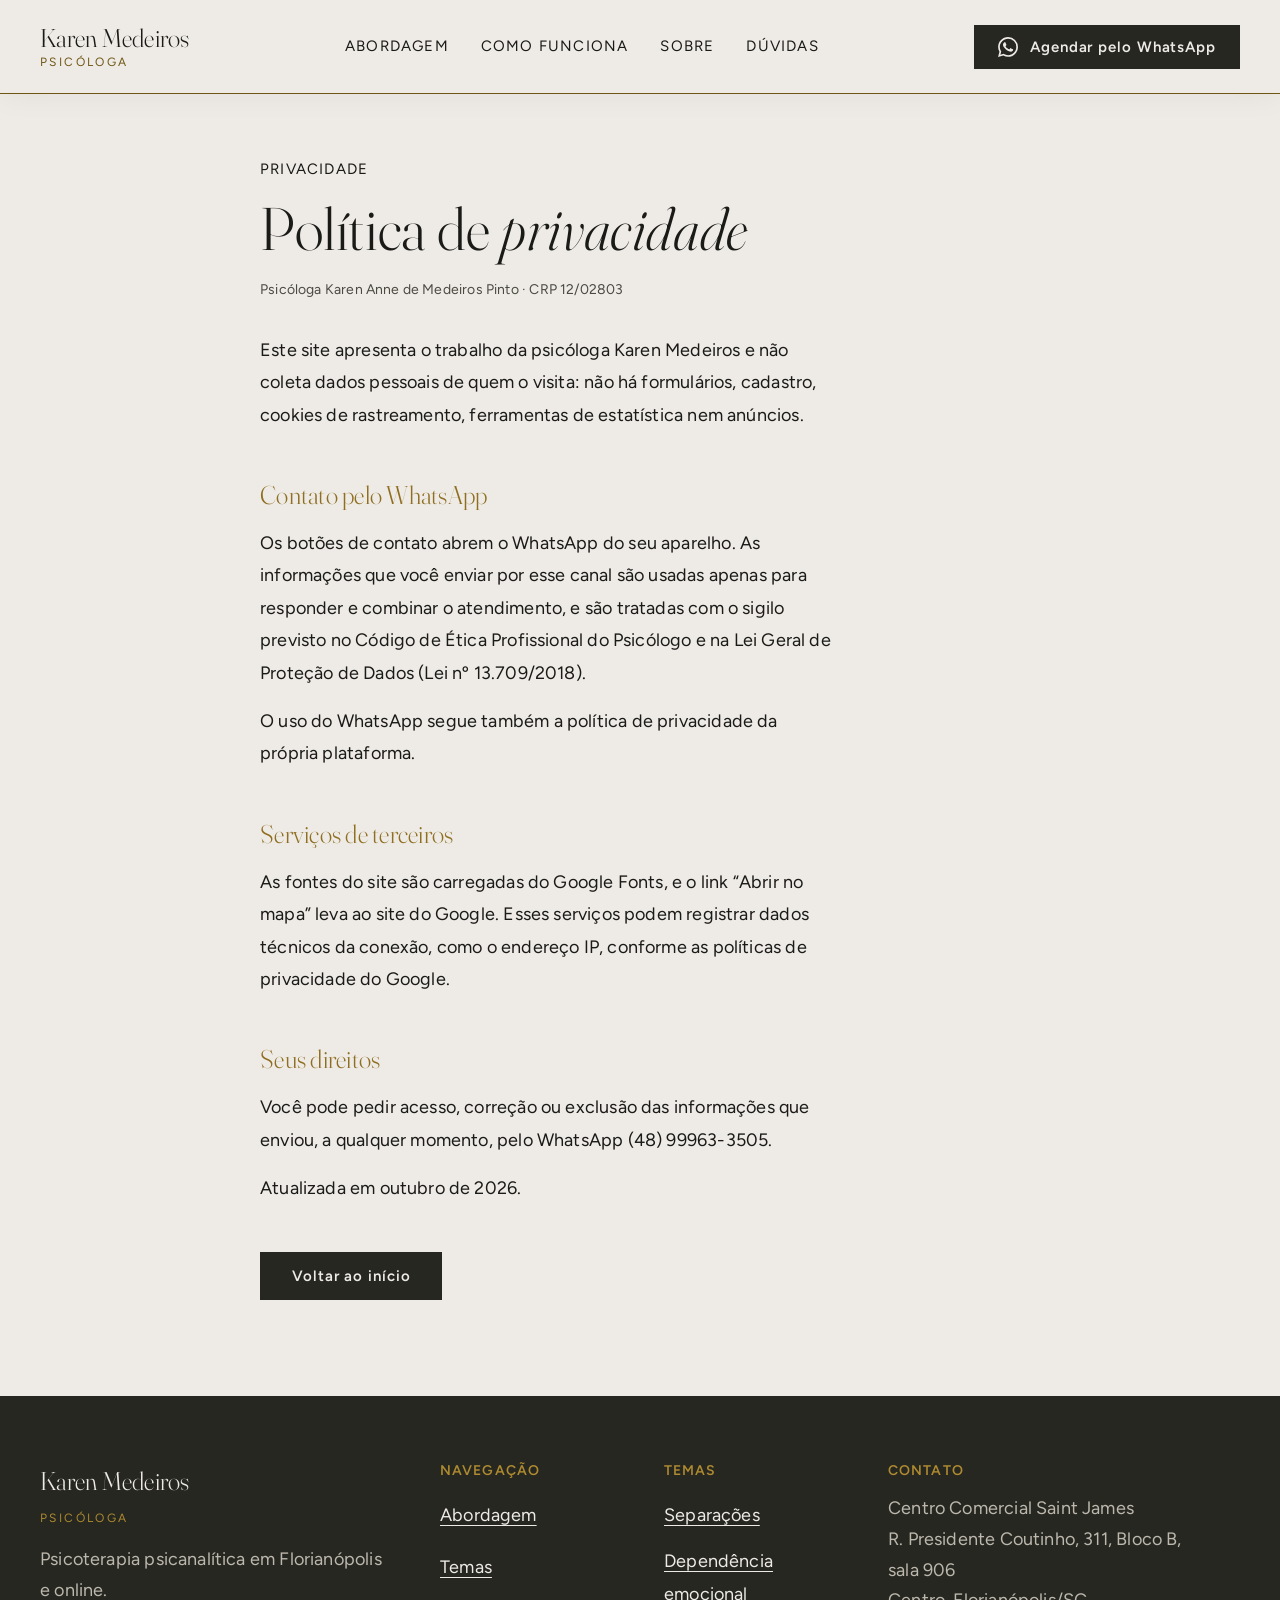
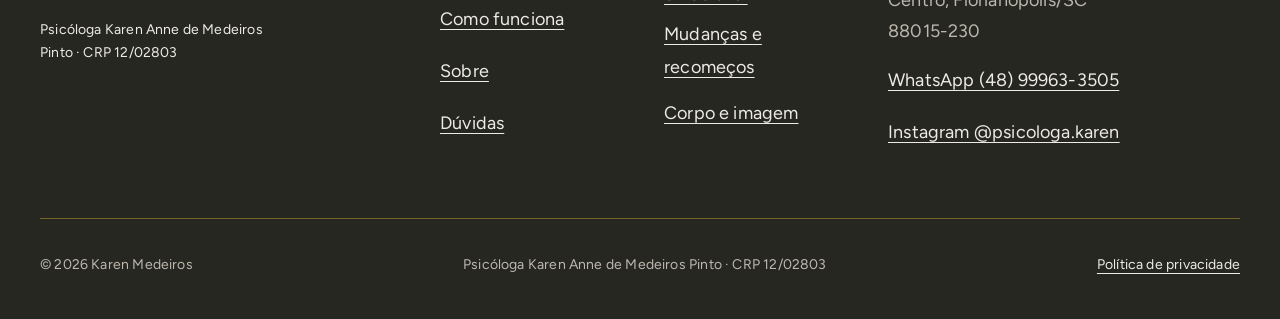
<file: politica-de-privacidade.html>
<!DOCTYPE html>
<html lang="pt-BR">
<head>
<meta charset="UTF-8">
<meta name="viewport" content="width=device-width, initial-scale=1">
<!-- PRÉ-VENDA: não remover até o Armin fechar a venda -->
<meta name="robots" content="noindex, nofollow">
<title>Política de privacidade | Psicóloga Karen Medeiros · CRP 12/02803</title>
<meta name="description" content="Como este site trata as informações de quem o visita e entra em contato pelo WhatsApp.">
<meta property="og:title" content="Política de privacidade · Psicóloga Karen Medeiros">
<meta property="og:description" content="Como este site trata as informações de quem o visita.">
<meta property="og:type" content="website">
<meta property="og:locale" content="pt_BR">
<meta property="og:image" content="assets/img/og-karen.jpg">
<meta name="theme-color" content="#EEEBE7">
<link rel="icon" href="data:image/svg+xml,%3Csvg xmlns='http://www.w3.org/2000/svg' viewBox='0 0 64 64'%3E%3Crect width='64' height='64' fill='%23EEEBE7'/%3E%3Ctext x='32' y='42' text-anchor='middle' font-family='Georgia,serif' font-size='28' fill='%23745E34'%3EKM%3C/text%3E%3C/svg%3E">
<link rel="preconnect" href="https://fonts.googleapis.com">
<link rel="preconnect" href="https://fonts.gstatic.com" crossorigin>
<link href="https://fonts.googleapis.com/css2?family=Fraunces:ital,opsz,wght@0,9..144,300;1,9..144,300&family=Figtree:wght@400;600&display=swap" rel="stylesheet">
<link rel="stylesheet" href="assets/css/base.css">
<link rel="stylesheet" href="assets/css/style.css">

</head>
<body class="pagina-interna">
<a class="pular-conteudo" href="#conteudo">Pular para o conteúdo</a>

<header class="cabecalho" data-header>
  <div class="container cabecalho__barra">
    <a class="marca" href="index.html" aria-label="Karen Medeiros, psicóloga: início">
      <span class="marca__nome">Karen Medeiros</span>
      <span class="marca__profissao">Psicóloga</span>
    </a>
    <nav class="cabecalho__nav" aria-label="Principal">
      <ul role="list">
        <li><a href="index.html#abordagem">Abordagem</a></li>
        <li><a href="index.html#como-funciona">Como funciona</a></li>
        <li><a href="index.html#sobre">Sobre</a></li>
        <li><a href="index.html#duvidas">Dúvidas</a></li>
      </ul>
    </nav>
    <a class="botao cabecalho__cta" href="https://wa.me/5548999633505?text=Ol%C3%A1%2C%20Karen%21%20Vi%20seu%20site%20e%20gostaria%20de%20agendar%20uma%20sess%C3%A3o." target="_blank" rel="noopener"><svg class="icone icone--marca" width="24" height="24" fill="currentColor" aria-hidden="true" focusable="false" role="img" viewBox="0 0 24 24" xmlns="http://www.w3.org/2000/svg"><path d="M17.472 14.382c-.297-.149-1.758-.867-2.03-.967-.273-.099-.471-.148-.67.15-.197.297-.767.966-.94 1.164-.173.199-.347.223-.644.075-.297-.15-1.255-.463-2.39-1.475-.883-.788-1.48-1.761-1.653-2.059-.173-.297-.018-.458.13-.606.134-.133.298-.347.446-.52.149-.174.198-.298.298-.497.099-.198.05-.371-.025-.52-.075-.149-.669-1.612-.916-2.207-.242-.579-.487-.5-.669-.51-.173-.008-.371-.01-.57-.01-.198 0-.52.074-.792.372-.272.297-1.04 1.016-1.04 2.479 0 1.462 1.065 2.875 1.213 3.074.149.198 2.096 3.2 5.077 4.487.709.306 1.262.489 1.694.625.712.227 1.36.195 1.871.118.571-.085 1.758-.719 2.006-1.413.248-.694.248-1.289.173-1.413-.074-.124-.272-.198-.57-.347m-5.421 7.403h-.004a9.87 9.87 0 01-5.031-1.378l-.361-.214-3.741.982.998-3.648-.235-.374a9.86 9.86 0 01-1.51-5.26c.001-5.45 4.436-9.884 9.888-9.884 2.64 0 5.122 1.03 6.988 2.898a9.825 9.825 0 012.893 6.994c-.003 5.45-4.437 9.884-9.885 9.884m8.413-18.297A11.815 11.815 0 0012.05 0C5.495 0 .16 5.335.157 11.892c0 2.096.547 4.142 1.588 5.945L.057 24l6.305-1.654a11.882 11.882 0 005.683 1.448h.005c6.554 0 11.89-5.335 11.893-11.893a11.821 11.821 0 00-3.48-8.413Z"/></svg><span>Agendar<span class="cabecalho__cta-extra"> pelo WhatsApp</span></span></a>
    <button class="cabecalho__menu" type="button" data-abrir-menu aria-expanded="false" aria-controls="menu-celular">
      <span class="sr-only">Abrir menu</span>
      <span class="cabecalho__tracos" aria-hidden="true"><span></span><span></span></span>
    </button>
  </div>
</header>

<nav class="menu-celular" id="menu-celular" aria-hidden="true" aria-label="Menu">
  <div class="menu-celular__topo">
    <span class="marca"><span class="marca__nome">Karen Medeiros</span><span class="marca__profissao">Psicóloga</span></span>
    <button class="menu-celular__fechar" type="button" data-fechar-menu><span class="sr-only">Fechar menu</span><svg aria-hidden="true" focusable="false" class="icone icone--x" xmlns="http://www.w3.org/2000/svg" width="24" height="24" viewBox="0 0 24 24" fill="none" stroke="currentColor" stroke-width="1.5" stroke-linecap="round" stroke-linejoin="round" ><path d="M18 6 6 18" /><path d="m6 6 12 12" /></svg></button>
  </div>
  <ul role="list" class="menu-celular__links">
    <li><a href="index.html#abordagem">Abordagem</a></li>
    <li><a href="index.html#temas">Temas</a></li>
    <li><a href="index.html#como-funciona">Como funciona</a></li>
    <li><a href="index.html#sobre">Sobre</a></li>
    <li><a href="index.html#duvidas">Dúvidas</a></li>
  </ul>
  <div class="menu-celular__pe">
    <a class="botao" href="https://wa.me/5548999633505?text=Ol%C3%A1%2C%20Karen%21%20Vi%20seu%20site%20e%20gostaria%20de%20agendar%20uma%20sess%C3%A3o." target="_blank" rel="noopener"><svg class="icone icone--marca" width="24" height="24" fill="currentColor" aria-hidden="true" focusable="false" role="img" viewBox="0 0 24 24" xmlns="http://www.w3.org/2000/svg"><path d="M17.472 14.382c-.297-.149-1.758-.867-2.03-.967-.273-.099-.471-.148-.67.15-.197.297-.767.966-.94 1.164-.173.199-.347.223-.644.075-.297-.15-1.255-.463-2.39-1.475-.883-.788-1.48-1.761-1.653-2.059-.173-.297-.018-.458.13-.606.134-.133.298-.347.446-.52.149-.174.198-.298.298-.497.099-.198.05-.371-.025-.52-.075-.149-.669-1.612-.916-2.207-.242-.579-.487-.5-.669-.51-.173-.008-.371-.01-.57-.01-.198 0-.52.074-.792.372-.272.297-1.04 1.016-1.04 2.479 0 1.462 1.065 2.875 1.213 3.074.149.198 2.096 3.2 5.077 4.487.709.306 1.262.489 1.694.625.712.227 1.36.195 1.871.118.571-.085 1.758-.719 2.006-1.413.248-.694.248-1.289.173-1.413-.074-.124-.272-.198-.57-.347m-5.421 7.403h-.004a9.87 9.87 0 01-5.031-1.378l-.361-.214-3.741.982.998-3.648-.235-.374a9.86 9.86 0 01-1.51-5.26c.001-5.45 4.436-9.884 9.888-9.884 2.64 0 5.122 1.03 6.988 2.898a9.825 9.825 0 012.893 6.994c-.003 5.45-4.437 9.884-9.885 9.884m8.413-18.297A11.815 11.815 0 0012.05 0C5.495 0 .16 5.335.157 11.892c0 2.096.547 4.142 1.588 5.945L.057 24l6.305-1.654a11.882 11.882 0 005.683 1.448h.005c6.554 0 11.89-5.335 11.893-11.893a11.821 11.821 0 00-3.48-8.413Z"/></svg>Agendar pelo WhatsApp</a>
    <p class="identificacao">Psicóloga Karen Anne de Medeiros <span class="nowrap">Pinto · CRP 12/02803</span></p>
  </div>
</nav>


<main id="conteudo">
  <section class="secao pagina" data-heroi>
    <div class="container--estreito">
      <p class="rotulo">Privacidade</p>
      <h1>Política de <em>privacidade</em></h1>
      <p class="identificacao">Psicóloga Karen Anne de Medeiros <span class="nowrap">Pinto · CRP 12/02803</span></p>
      <div class="texto">
        <p>Este site apresenta o trabalho da psicóloga Karen Medeiros e não coleta dados pessoais de quem o visita: não há formulários, cadastro, cookies de rastreamento, ferramentas de estatística nem anúncios.</p>
        <h2>Contato pelo WhatsApp</h2>
        <p>Os botões de contato abrem o WhatsApp do seu aparelho. As informações que você enviar por esse canal são usadas apenas para responder e combinar o atendimento, e são tratadas com o sigilo previsto no Código de Ética Profissional do Psicólogo e na Lei Geral de Proteção de Dados (Lei nº 13.709/2018).</p>
        <p>O uso do WhatsApp segue também a política de privacidade da própria plataforma.</p>
        <h2>Serviços de terceiros</h2>
        <p>As fontes do site são carregadas do Google Fonts, e o link “Abrir no mapa” leva ao site do Google. Esses serviços podem registrar dados técnicos da conexão, como o endereço IP, conforme as políticas de privacidade do Google.</p>
        <h2>Seus direitos</h2>
        <p>Você pode pedir acesso, correção ou exclusão das informações que enviou, a qualquer momento, pelo WhatsApp <span class="nowrap">(48) 99963-3505</span>.</p>
        <p>Atualizada em outubro de 2026.</p>
      </div>
      <div class="acoes"><a class="botao" href="index.html">Voltar ao início</a></div>
    </div>
  </section>
</main>

<footer class="rodape">
  <div class="container rodape__grade">
    <div class="rodape__marca">
      <p class="marca"><span class="marca__nome">Karen Medeiros</span><span class="marca__profissao">Psicóloga</span></p>
      <p>Psicoterapia psicanalítica em Florianópolis e online.</p>
      <p class="identificacao">Psicóloga Karen Anne de Medeiros <span class="nowrap">Pinto · CRP 12/02803</span></p>
    </div>
    <div>
      <h2 class="rodape__titulo">Navegação</h2>
      <ul role="list" class="rodape__lista">
        <li><a href="index.html#abordagem">Abordagem</a></li>
        <li><a href="index.html#temas">Temas</a></li>
        <li><a href="index.html#como-funciona">Como funciona</a></li>
        <li><a href="index.html#sobre">Sobre</a></li>
        <li><a href="index.html#duvidas">Dúvidas</a></li>
      </ul>
    </div>
    <div>
      <h2 class="rodape__titulo">Temas</h2>
      <ul role="list" class="rodape__lista">
        <li><a href="index.html#temas">Separações</a></li>
        <li><a href="index.html#temas">Dependência emocional</a></li>
        <li><a href="index.html#temas">Mudanças e recomeços</a></li>
        <li><a href="index.html#temas">Corpo e imagem</a></li>
      </ul>
    </div>
    <div class="rodape__contato">
      <h2 class="rodape__titulo">Contato</h2>
      <address>
        Centro Comercial Saint James<br>
        R. Presidente Coutinho, 311, Bloco B, sala&nbsp;906<br>
        Centro, Florianópolis/SC<br>
        88015-230
      </address>
      <ul role="list" class="rodape__lista">
        <li><a href="https://wa.me/5548999633505?text=Ol%C3%A1%2C%20Karen%21%20Vi%20seu%20site%20e%20gostaria%20de%20agendar%20uma%20sess%C3%A3o." target="_blank" rel="noopener">WhatsApp (48) 99963-3505</a></li>
        <li><a href="https://www.instagram.com/psicologa.karen/" target="_blank" rel="noopener">Instagram @psicologa.karen</a></li>
      </ul>
    </div>
  </div>
  <div class="container rodape__legal">
    <p>© 2026 Karen Medeiros</p>
    <p>Psicóloga Karen Anne de Medeiros <span class="nowrap">Pinto · CRP 12/02803</span></p>
    <p><a href="politica-de-privacidade.html">Política de privacidade</a></p>
  </div>
</footer>

<a class="whatsapp-fixo" href="https://wa.me/5548999633505?text=Ol%C3%A1%2C%20Karen%21%20Vi%20seu%20site%20e%20gostaria%20de%20agendar%20uma%20sess%C3%A3o." target="_blank" rel="noopener"><svg class="icone icone--marca" width="24" height="24" fill="currentColor" aria-hidden="true" focusable="false" role="img" viewBox="0 0 24 24" xmlns="http://www.w3.org/2000/svg"><path d="M17.472 14.382c-.297-.149-1.758-.867-2.03-.967-.273-.099-.471-.148-.67.15-.197.297-.767.966-.94 1.164-.173.199-.347.223-.644.075-.297-.15-1.255-.463-2.39-1.475-.883-.788-1.48-1.761-1.653-2.059-.173-.297-.018-.458.13-.606.134-.133.298-.347.446-.52.149-.174.198-.298.298-.497.099-.198.05-.371-.025-.52-.075-.149-.669-1.612-.916-2.207-.242-.579-.487-.5-.669-.51-.173-.008-.371-.01-.57-.01-.198 0-.52.074-.792.372-.272.297-1.04 1.016-1.04 2.479 0 1.462 1.065 2.875 1.213 3.074.149.198 2.096 3.2 5.077 4.487.709.306 1.262.489 1.694.625.712.227 1.36.195 1.871.118.571-.085 1.758-.719 2.006-1.413.248-.694.248-1.289.173-1.413-.074-.124-.272-.198-.57-.347m-5.421 7.403h-.004a9.87 9.87 0 01-5.031-1.378l-.361-.214-3.741.982.998-3.648-.235-.374a9.86 9.86 0 01-1.51-5.26c.001-5.45 4.436-9.884 9.888-9.884 2.64 0 5.122 1.03 6.988 2.898a9.825 9.825 0 012.893 6.994c-.003 5.45-4.437 9.884-9.885 9.884m8.413-18.297A11.815 11.815 0 0012.05 0C5.495 0 .16 5.335.157 11.892c0 2.096.547 4.142 1.588 5.945L.057 24l6.305-1.654a11.882 11.882 0 005.683 1.448h.005c6.554 0 11.89-5.335 11.893-11.893a11.821 11.821 0 00-3.48-8.413Z"/></svg>Agendar pelo WhatsApp</a>
<script src="assets/js/lenis.min.js" defer></script>
<script src="assets/js/main.js" defer></script>
<script src="assets/js/movimento.js" defer></script>

</body>
</html>
</file>
<file: assets/css/base.css>
/* base.css — regras fixas da agência. NÃO EDITAR por projeto.
   Tokens de cor, fonte, raio e sombra do cliente ficam em style.css.
   Escala e regras descritas em specs/design.md §0. */

:root {
  /* Espaçamento: escala fechada. Nenhum margin/padding/gap fora daqui. */
  --space-1: 0.25rem;  /*   4px */
  --space-2: 0.5rem;   /*   8px */
  --space-3: 0.75rem;  /*  12px */
  --space-4: 1rem;     /*  16px */
  --space-5: 1.5rem;   /*  24px */
  --space-6: 2rem;     /*  32px */
  --space-7: 3rem;     /*  48px */
  --space-8: 4rem;     /*  64px */
  --space-9: 6rem;     /*  96px */
  --space-10: 8rem;    /* 128px */

  --section-y: var(--space-8);          /* celular e tablet: 64px */
  --gutter: var(--space-5);             /* 24px */
  --container: 1200px;
  --container-narrow: 760px;

  /* Ícones: só estes dois tamanhos (+ círculo de card) */
  --icone-linha: 20px;
  --icone-card: 24px;
  --icone-circulo: 48px;

  --toque-min: 44px;
  --header-h: 72px;

  --ease-out: cubic-bezier(0.22, 1, 0.36, 1);
  --dur-fast: 0.14s;
  --dur-base: 0.24s;
  --dur-slow: 0.42s;
}
@media (min-width: 900px) {
  :root { --section-y: var(--space-9); --gutter: var(--space-6); }  /* 96px / 32px */
}
@media (max-width: 399px) {
  :root { --gutter: 1.25rem; }  /* 20px: única exceção à escala, só na borda da tela */
}

/* Reset enxuto */
*, *::before, *::after { box-sizing: border-box; }
html { -webkit-text-size-adjust: 100%; overflow-x: clip; scroll-behavior: smooth; }
body { margin: 0; overflow-x: clip; min-height: 100vh; text-rendering: optimizeLegibility; -webkit-font-smoothing: antialiased; }
h1, h2, h3, h4, p, figure, blockquote, ul, ol, dl { margin: 0; }
ul[role="list"], ol[role="list"] { list-style: none; padding: 0; }
img, picture, svg, video { display: block; max-width: 100%; }
img { height: auto; }
input, button, textarea, select { font: inherit; color: inherit; }
button { cursor: pointer; }
a { color: inherit; }
[hidden] { display: none !important; }
:target, [id] { scroll-margin-top: calc(var(--header-h) + var(--space-4)); }

/* Estrutura */
.container { width: min(100% - 2 * var(--gutter), var(--container)); margin-inline: auto; }
.container--estreito { width: min(100% - 2 * var(--gutter), var(--container-narrow)); margin-inline: auto; }
.secao { padding-block: var(--section-y); }

/* Imagens: sempre cobrem o espaço reservado, sem distorcer */
.midia { position: relative; overflow: hidden; }
.midia > img, .midia > picture, .midia > picture > img { width: 100%; height: 100%; object-fit: cover; }
.proporcao-heroi   { aspect-ratio: 4 / 5; }
.proporcao-card    { aspect-ratio: 4 / 3; }
.proporcao-retrato { aspect-ratio: 4 / 5; }
.proporcao-avatar  { aspect-ratio: 1 / 1; border-radius: 50%; }
@media (min-width: 900px) { .proporcao-heroi { aspect-ratio: 3 / 2; } }

/* Ícones (gerados por ~/agencia/scripts/icone.mjs) */
.icone { width: var(--icone-card); height: var(--icone-card); flex-shrink: 0; }
.icone--linha, .botao .icone, p .icone, li .icone { width: var(--icone-linha); height: var(--icone-linha); }
.icone-circulo {
  display: inline-grid; place-items: center;
  width: var(--icone-circulo); height: var(--icone-circulo); border-radius: 50%;
}

/* Acessibilidade */
.pular-conteudo {
  position: absolute; left: var(--space-4); top: calc(-1 * var(--space-9)); z-index: 1000;
  padding: var(--space-3) var(--space-4); background: #fff; color: #000; border-radius: var(--space-2);
}
.pular-conteudo:focus { top: var(--space-3); }
:focus-visible { outline: 3px solid var(--focus-ring, currentColor); outline-offset: 2px; }
.sr-only {
  position: absolute !important; width: 1px; height: 1px; padding: 0; margin: -1px;
  overflow: hidden; clip: rect(0 0 0 0); white-space: nowrap; border: 0;
}
a, button, [role="button"], input, select, textarea, summary { min-height: var(--toque-min); }
p a, li a { min-height: 0; }

/* Menu de celular: fechado = fora da tela E fora do teclado (lição: menu fechado recebia foco) */
.menu-celular { visibility: hidden; pointer-events: none; }
.menu-celular[data-aberto="true"] { visibility: visible; pointer-events: auto; }
body[data-menu="true"] { overflow: hidden; }

/* Entrada de seção (main.js adiciona .visivel). Sem JS, tudo aparece. */
.js .revelar { opacity: 0; transform: translateY(16px); transition: opacity var(--dur-slow) var(--ease-out), transform var(--dur-slow) var(--ease-out); }
.js .revelar.visivel { opacity: 1; transform: none; }

/* Botão fixo de WhatsApp no celular: aparece em TODAS as páginas depois de rolar (lição: só funcionava na home) */
.whatsapp-fixo {
  position: fixed; left: var(--gutter); right: var(--gutter); bottom: var(--space-4); z-index: 90;
  display: flex; align-items: center; justify-content: center; gap: var(--space-2);
  min-height: 56px; border-radius: 999px; text-decoration: none;
  transform: translateY(calc(100% + var(--space-6))); transition: transform var(--dur-base) var(--ease-out);
}
.whatsapp-fixo[data-visivel="true"] { transform: none; }
@media (min-width: 900px) { .whatsapp-fixo { display: none; } }
/* Reserva o espaço do botão fixo no fim da página, senão ele cobre o último conteúdo (lição: Loredana) */
@media (max-width: 899px) { body:has(.whatsapp-fixo) { padding-bottom: calc(56px + var(--space-6)); } }

/* Caixa de foto real que falta (specs/design.md §0). Nunca pode sobrar sem registro em revisao/pendencias.md. */
.foto-pendente {
  display: grid; place-content: center; gap: var(--space-3);
  width: 100%; max-width: 100%; height: 100%; padding: var(--space-6); text-align: center;
  background: #f4f2f0; border: 2px dashed #b9b2aa; border-radius: inherit; color: #625c55;
}
.foto-pendente .icone { margin-inline: auto; opacity: .55; }
.foto-pendente__titulo { font-weight: 600; line-height: 1.45; color: #231f20; max-width: 34ch; margin-inline: auto; overflow-wrap: anywhere; }
.foto-pendente__meta { font-size: 0.875rem; }

/* Lenis (rolagem suave): o próprio Lenis põe html.lenis; com ele ativo, o scroll-behavior do CSS sai do caminho */
html.lenis, html.lenis body { height: auto; }
.lenis.lenis-smooth { scroll-behavior: auto !important; }
.lenis.lenis-smooth [data-lenis-prevent] { overscroll-behavior: contain; }
.lenis.lenis-stopped { overflow: clip; }
.lenis.lenis-smooth iframe { pointer-events: none; }

/* Movimento reduzido: desliga tudo */
@media (prefers-reduced-motion: reduce) {
  html { scroll-behavior: auto; }
  *, *::before, *::after { animation: none !important; transition: none !important; }
  .js .revelar { opacity: 1; transform: none; }
}
</file>
<file: assets/css/style.css>
/* style.css — tokens e componentes do cliente (Karen Medeiros), a partir de specs/design.md §1–§11.
   Espaçamento SEMPRE com var(--space-N) de base.css. Mobile-first: media queries de cada componente vêm DEPOIS da base dele. */
:root {
  --linho: #EEEBE7;
  --areia: #DDD7CF;
  --cartao: #E4DFD8;
  --carvao: #262720;
  /* 15/10 (Armin): três dourados no lugar do bronze único. --ouro é decorativo (fios, bordas, ícones; sem exigência AA);
     --ouro-titulo para títulos ≥24px (3:1 no linho 4,0 e na areia 3,3); --ouro-texto para texto pequeno (4,5:1: linho 5,9, areia 4,9). */
  --ouro: #AE8A30; /* 15/10 2ª: o #C9A24A ficou claro demais (Armin) */
  --ouro-titulo: #8F6E1F;
  --ouro-texto: #6F5614;
  --accent: var(--ouro);
  --accent-texto: var(--ouro-texto);
  --text: #1A1A17;
  --text-suave: #4A4A42;
  --text-claro: #EEEBE7;
  --text-claro-suave: #BDB8AE;
  --fio-claro: rgba(238, 235, 231, 0.25);
  --fio-ouro: rgba(174, 138, 48, 0.6); /* fio dourado sobre carvão */

  --surface-1: var(--linho);
  --surface-2: var(--areia);
  --surface-escura: var(--carvao);

  --font-display: "Fraunces", Georgia, "Times New Roman", serif;
  --font-texto: "Figtree", system-ui, -apple-system, "Segoe UI", sans-serif;

  --raio: 0;
  --sombra-header: 0 0 30px rgba(0, 0, 0, 0.06);
  --focus-ring: 2px solid var(--accent-texto);

  --h1: 2.2rem;
  --h2: clamp(1.9rem, 3.3vw, 2.95rem);
  --h3: clamp(1.6rem, 2.4vw, 2.2rem);
  --frase: clamp(2rem, 3.6vw, 3.1rem);
  --corpo: 1rem;
  --apoio: 1.125rem;
  --mobile-eixo: 560px;
}
@media (min-width: 900px) {
  :root { --h1: clamp(2.4rem, 4.7vw, 4.25rem); --corpo: 1.125rem; --apoio: 1.25rem; }
}

/* Base */
body {
  background: var(--linho);
  color: var(--text);
  font-family: var(--font-texto);
  font-size: var(--corpo);
  line-height: 1.8;
  letter-spacing: 0.01em;
}
h1, h2, h3 {
  font-family: var(--font-display);
  font-weight: 300;
  font-variation-settings: "opsz" 144, "SOFT" 0, "WONK" 0;
  letter-spacing: 0.01em;
  text-wrap: balance;
}
h1 { font-size: var(--h1); line-height: 1.18; }
h2 { font-size: var(--h2); line-height: 1.25; color: var(--ouro-titulo); }
h3, .h3 { font-size: var(--h3); line-height: 1.3; color: var(--ouro-titulo); }
h1 em, h2 em, h3 em, .frase__texto em { font-style: italic; white-space: nowrap; }
strong { font-weight: 600; }
p { text-wrap: pretty; }
.nowrap { white-space: nowrap; }
:focus-visible { outline: var(--focus-ring); outline-offset: 3px; }

.rotulo {
  font-size: 0.9375rem;
  line-height: 1.5;
  text-transform: uppercase;
  letter-spacing: 0.08em;
  color: var(--text);
  margin-block-end: var(--space-3);
}
.apoio { font-size: var(--apoio); line-height: 1.75; color: var(--text-suave); }
.texto > * + * { margin-block-start: var(--space-4); }
.texto p, .apoio { max-width: 32em; }
.identificacao { font-size: 0.875rem; line-height: 1.6; color: var(--text-suave); }

/* Botões (15/10, Armin): bloco carvão sem borda, texto linho, ícone do WhatsApp em dourado. Raio 0. 48px.
   Hover: fundo dourado escuro, ícone linho. Sobre carvão (.botao--claro): inverte (fundo linho, texto carvão, ícone dourado). */
.botao {
  display: inline-flex; align-items: center; justify-content: center; gap: var(--space-3);
  min-height: 48px;
  padding: var(--space-3) var(--space-6);
  border: 0;
  border-radius: var(--raio);
  background: var(--carvao);
  color: var(--linho);
  font-family: var(--font-texto);
  font-size: 0.9375rem; font-weight: 600; line-height: 1.2; letter-spacing: 0.06em;
  text-decoration: none; white-space: nowrap;
  transition: background-color 0.2s ease, color 0.2s ease;
}
/* 16/10 (Armin): ícone branco como o texto; hover sem troca de cor (só um tom mais claro de carvão) */
.botao .icone { color: var(--linho); }
.botao:hover, .botao:focus-visible { background: #33342C; color: var(--linho); }
.botao--claro { background: var(--linho); color: var(--carvao); }
.botao--claro .icone { color: var(--carvao); }
.botao--claro:hover, .botao--claro:focus-visible { background: #FFFFFF; color: var(--carvao); }
@media (max-width: 399px) {
  .botao { padding-inline: var(--space-5); white-space: normal; text-align: center; }
}

/* Link editorial (15/10, Armin): texto dourado escuro, fio dourado de 1px embaixo que cresce no hover */
.link, .link-seta {
  position: relative; display: inline-flex; align-items: center; gap: var(--space-2);
  min-height: var(--toque-min);
  color: var(--accent-texto);
  font-weight: 600; letter-spacing: 0.02em;
  text-decoration: none;
}
.link::after, .link-seta::after {
  content: ""; position: absolute; left: 0; bottom: calc(50% - 0.95em); height: 1px; width: 100%;
  background: var(--ouro); transform: scaleX(0.35); transform-origin: left; transition: transform 0.3s ease;
}
.link:hover::after, .link:focus-visible::after, .link-seta:hover::after, .link-seta:focus-visible::after { transform: scaleX(1); }
.sobre .link::after { background: var(--ouro); }
.link .icone, address .icone, summary .icone { width: var(--icone-linha); height: var(--icone-linha); }
.acoes { display: flex; flex-wrap: wrap; align-items: center; gap: var(--space-4) var(--space-5); }

/* Eixo de tablet (lição Loredana/Augusto): até 899px, o container inteiro vai para 560px a partir de 600px */
@media (min-width: 600px) and (max-width: 899px) {
  .container, .container--estreito { width: min(100% - 2 * var(--gutter), var(--mobile-eixo)); }
}

/* Sublinhado desenhado à mão */
.sublinhado { position: relative; display: inline-block; white-space: nowrap; }
.sublinhado svg {
  position: absolute; left: 0; right: 0; bottom: -0.18em;
  width: 100%; height: 0.32em; overflow: visible;
}
.sublinhado path { fill: none; stroke: var(--accent); stroke-width: 2; stroke-linecap: round; vector-effect: non-scaling-stroke; }

/* 0. Cabeçalho (rola com a página, não é fixo) */
.cabecalho {
  position: absolute; inset-inline: 0; top: 0; z-index: 50;
  background: var(--linho);
  border-bottom: 1px solid var(--ouro-texto);
  box-shadow: var(--sombra-header);
}
.cabecalho__barra {
  display: flex; align-items: center; justify-content: space-between; gap: var(--space-5);
  padding-block: var(--space-3);
}
.marca {
  display: inline-flex; flex-direction: column; flex-shrink: 0;
  text-decoration: none; color: var(--text); line-height: 1.1;
}
.marca__nome { font-family: var(--font-display); font-weight: 300; font-variation-settings: "opsz" 144; font-size: 1.5rem; letter-spacing: 0.01em; }
.marca__profissao { font-size: 0.75rem; text-transform: uppercase; letter-spacing: 0.2em; margin-block-start: var(--space-1); color: var(--ouro-texto); }
.cabecalho__nav { display: none; }
/* 14/10: no celular, botão do WhatsApp no lugar do menu de três traços (regra do Armin para todos os sites) */
.cabecalho__cta {
  flex-shrink: 0; min-height: var(--toque-min); padding: var(--space-2) var(--space-4);
  font-size: 0.875rem; letter-spacing: 0.02em;
}
@media (max-width: 899px) { .cabecalho__cta-extra { display: none; } }
@media (max-width: 339px) { .cabecalho__cta .icone { display: none; } }
@media (min-width: 900px) { .cabecalho__cta { min-height: 44px; padding: var(--space-2) var(--space-5); font-size: 0.9375rem; letter-spacing: 0.06em; } }
.cabecalho__menu {
  display: none; place-items: center; flex-shrink: 0;
  width: 48px; height: 48px; padding: 0;
  border: 0; background: transparent; color: var(--text);
}
.cabecalho__tracos { display: grid; gap: var(--space-2); width: 28px; }
.cabecalho__tracos span { display: block; height: 1.5px; background: currentColor; }
@media (min-width: 900px) {
  .cabecalho__barra { padding-block: var(--space-5); }
  .marca__nome { font-size: 1.6rem; }
  .cabecalho__nav { display: block; }
  .cabecalho__nav ul { display: flex; gap: var(--space-4); }
  .cabecalho__nav a {
    display: inline-flex; align-items: center; min-height: var(--toque-min);
    font-size: 0.875rem; text-transform: uppercase; letter-spacing: 0.04em; white-space: nowrap;
    text-decoration: none; color: var(--text);
  }
  .cabecalho__cta { display: inline-flex; }
  .cabecalho__menu { display: none; }
}
@media (min-width: 900px) and (max-width: 1099px) {
  .cabecalho__cta-extra { display: none; }
}
@media (min-width: 1200px) {
  .cabecalho__nav ul { gap: var(--space-6); }
  .cabecalho__nav a { font-size: 0.9375rem; letter-spacing: 0.08em; }
}

/* Menu do celular: tela cheia, fade 0,4s */
.menu-celular {
  position: fixed; inset: 0; z-index: 100;
  display: flex; flex-direction: column;
  padding: var(--space-4) var(--gutter) var(--space-6);
  background: var(--linho);
  opacity: 0;
  transition: opacity 0.4s cubic-bezier(0.4, 0, 0.2, 1), visibility 0s linear 0.4s;
  overflow-y: auto;
}
.menu-celular[data-aberto="true"] { opacity: 1; transition: opacity 0.4s cubic-bezier(0.4, 0, 0.2, 1), visibility 0s; }
.menu-celular__topo { display: flex; align-items: center; justify-content: space-between; }
.menu-celular__fechar {
  display: grid; place-items: center; width: 48px; height: 48px; padding: 0;
  border: 0; background: transparent; color: var(--text);
}
.menu-celular__links {
  flex: 1; display: grid; align-content: center; justify-items: center; gap: var(--space-2);
  padding-block: var(--space-7);
}
.menu-celular__links a {
  display: inline-flex; align-items: center; min-height: 56px;
  font-family: var(--font-display); font-weight: 300; font-size: 1.9rem;
  text-decoration: none; color: var(--text);
}
.menu-celular__pe { display: grid; justify-items: center; gap: var(--space-4); text-align: center; }
@media (min-width: 900px) { .menu-celular { display: none; } }

/* 1. Herói — posicionamento do herói da Marilúcia Valério, com composição editorial (15/10, Armin):
   painel de areia sangrando à direita atrás do retrato, moldura bronze deslocada, CRP vertical ao lado da foto,
   sublinhado à mão no "por quê.", segundo caminho "Como funciona" e divisória de fechamento. Tudo raio 0, sem sombra. */
.heroi { padding-top: calc(var(--header-h) + var(--space-6)); padding-bottom: var(--space-8); overflow-x: clip; }
.heroi__grade { display: grid; gap: var(--space-6); }
.heroi h1 { margin-block-start: var(--space-3); }
.heroi h1 .sublinhado svg { bottom: -0.08em; height: 0.28em; }
.heroi__foto { position: relative; isolation: isolate; margin-block-start: var(--space-7); } /* celular: título mais longe do painel (Armin, 15/10) */
.heroi__foto::before {
  content: ""; position: absolute; z-index: -2; background: var(--areia);
  top: calc(-1 * var(--space-5)); bottom: calc(-1 * var(--space-5)); left: var(--space-6); right: calc(-1 * var(--space-2)); /* 16/10 (Armin): não sangra mais até a borda */
}
.heroi__foto picture { position: relative; display: block; margin-inline-end: var(--space-4); }
.heroi__foto picture::after {
  content: ""; position: absolute; z-index: -1; pointer-events: none;
  top: var(--space-4); left: var(--space-4); right: calc(-1 * var(--space-4)); bottom: calc(-1 * var(--space-4));
  border: 1px solid var(--accent);
}
.heroi__foto img { width: 100%; aspect-ratio: 4 / 5; object-fit: cover; object-position: 50% 20%; border-radius: var(--raio); } /* 16/10 (Armin): vertical no celular, sem cortar a cabeça */
.heroi__base { margin-block-start: var(--space-5); }
.heroi .apoio { margin-block-end: var(--space-5); font-size: 1rem; line-height: 1.7; }
.heroi .link-seta { display: none; }
.heroi__id { display: none; } /* 15/10 (Armin): sem a linha nome + CRP no herói, em nenhuma largura; nome + CRP seguem no Sobre, rodapé e JSON-LD */
.heroi__fecho { margin-block-start: var(--space-8); }
.heroi__fecho .divisoria { padding-block: 0; gap: var(--space-4); }
.heroi__fecho .divisoria__fio { min-width: var(--space-6); }
.link-seta { min-height: 48px; font-size: 1rem; }
.link-seta .icone { width: var(--icone-linha); height: var(--icone-linha); transition: transform 0.3s ease; }
.link-seta:hover .icone, .link-seta:focus-visible .icone { transform: translateY(3px); }
@media (min-width: 900px) {
  .heroi { padding-top: calc(var(--header-h) + var(--space-9)); padding-bottom: var(--space-8); }
  .heroi__grade {
    grid-template-columns: 7fr 5fr; grid-template-areas: "topo foto" "base foto";
    gap: var(--space-5) var(--space-9);
  }
  .heroi__topo { grid-area: topo; align-self: end; }
  .heroi__base { grid-area: base; align-self: start; max-width: 594px; margin-block-start: 0; }
  .heroi__foto { grid-area: foto; align-self: stretch; display: grid; align-items: center; margin-block-start: 0; }
  .heroi__foto::before {
    top: calc(-1 * var(--space-9)); bottom: calc(-1 * var(--space-6)); left: calc(-1 * var(--space-8)); right: -50vw;
  }
  .heroi__foto picture { margin-inline-end: var(--space-5); }
  .heroi__foto picture::after { top: var(--space-5); left: var(--space-5); right: calc(-1 * var(--space-5)); bottom: calc(-1 * var(--space-5)); }
  .heroi__foto img { aspect-ratio: 5 / 6; object-position: 50% 22%; }
  .heroi h1 { margin-block-start: var(--space-4); }
  .heroi .apoio { margin-block-end: var(--space-6); font-size: var(--apoio); line-height: 1.75; }
  .heroi .link-seta { display: inline-flex; }
  /* CRP vertical na faixa de areia à esquerda do retrato (nome completo + CRP continuam no herói) */
  .heroi__id {
    grid-area: foto; align-self: stretch; justify-self: start; z-index: 1;
    display: none;
    width: var(--space-8); margin: 0 0 0 calc(-1 * var(--space-8));
    place-items: center;
    writing-mode: vertical-rl; transform: rotate(180deg);
    font-size: 0.75rem; text-transform: uppercase; letter-spacing: 0.16em; white-space: nowrap; color: var(--accent-texto);
  }
  .heroi__fecho { margin-block-start: var(--space-9); }
}

/* Seções: padrão e junções de mesmo fundo (lição Ana Carolina) */
.empatia { padding-top: var(--space-8); }
.duvidas { padding-top: var(--space-7); }

/* 2. Empatia */
.empatia__grade { display: grid; gap: var(--space-6); }
.filete { display: block; width: 64px; height: 1px; background: var(--accent); margin-block-start: var(--space-5); }
.empatia__foto { aspect-ratio: 4 / 3; }
@media (min-width: 900px) {
  .empatia__grade {
    grid-template-columns: minmax(0, 5fr) minmax(0, 7fr);
    grid-template-areas: "titulo texto" "foto texto";
    gap: var(--space-7) var(--space-8); align-items: start;
  }
  .empatia__titulo { grid-area: titulo; }
  .empatia__grade > .texto { grid-area: texto; }
  .empatia__foto { grid-area: foto; aspect-ratio: 4 / 5; max-width: 320px; }
}
@media (min-width: 1200px) {
  .empatia__grade { grid-template-columns: minmax(0, 4fr) minmax(0, 5fr) minmax(0, 4fr); grid-template-areas: "titulo texto foto"; }
  .empatia__foto { max-width: none; }
}

/* 3. Frase grande com borda em arco */
.frase { position: relative; background: var(--areia); padding-block: var(--space-8); margin-top: var(--space-8); }
.frase__arco {
  position: absolute; left: 0; bottom: 100%;
  width: 100%; height: var(--space-8);
  fill: var(--areia);
}
.frase__texto {
  font-family: var(--font-display); font-weight: 300; font-variation-settings: "opsz" 144;
  font-size: var(--frase); line-height: 1.25; text-align: center; text-wrap: balance;
  max-width: 18em; margin-inline: auto; color: var(--text);
}
.frase__texto em { color: var(--ouro-titulo); }

/* 4. Abordagem */
.abordagem h2 { margin-block-end: var(--space-5); }
.abordagem__grade { display: grid; gap: var(--space-7); }
.abordagem__texto { max-width: var(--container-narrow); }
.citacao {
  margin-block-start: 0;
  padding-inline-start: var(--space-5);
  border-left: 1px solid var(--accent);
  font-family: var(--font-display); font-style: italic; font-weight: 300;
  font-size: 1.5rem; line-height: 1.4; color: var(--accent-texto);
}
@media (min-width: 900px) {
  .abordagem__grade { grid-template-columns: minmax(0, 7fr) minmax(0, 5fr); gap: var(--space-9); align-items: center; }
  .citacao { font-size: clamp(1.6rem, 2.4vw, 2.2rem); line-height: 1.35; padding-inline-start: var(--space-6); }
}

/* 5. Temas (carvão) */
.temas { background: var(--carvao); color: var(--text-claro); }
.temas .rotulo { color: var(--ouro); }
.temas h2 { color: var(--text-claro); margin-block-end: var(--space-4); }
.temas .apoio { color: var(--text-claro-suave); }
.temas__grade { display: grid; gap: var(--space-7); }
.temas__lista li {
  display: grid; grid-template-columns: auto 1fr; align-items: center; gap: var(--space-4);
  padding-block: var(--space-5);
  border-top: 1px solid var(--fio-ouro);
  font-size: 1.125rem; line-height: 1.5;
}
.temas__lista li:last-child { border-bottom: 1px solid var(--fio-ouro); }
.temas__lista .icone { color: var(--ouro); }
@media (min-width: 900px) {
  .temas { padding-block: var(--space-10); }
  .temas__grade { grid-template-columns: minmax(0, 5fr) minmax(0, 7fr); gap: var(--space-9); align-items: start; }
}

/* 6. Como funciona */
.funciona__grade { display: grid; gap: var(--space-6); }
.funciona__foto { aspect-ratio: 4 / 5; }
.funciona h2 { margin-block-end: var(--space-5); }
.funciona .acoes { margin-block-start: var(--space-6); }
@media (min-width: 900px) {
  .funciona__grade { grid-template-columns: minmax(0, 5fr) minmax(0, 7fr); gap: var(--space-8); align-items: center; }
  .funciona__foto { max-width: 480px; }
}

/* 7–9. Formas de atendimento: introdução + tabuleiro */
.atendimento__intro { text-align: center; padding-block: var(--space-7); }
.atendimento__intro h2 { margin-block-end: var(--space-4); }
.atendimento__intro .apoio { margin-inline: auto; }
.tabuleiro__par { display: grid; }
.tabuleiro__foto { order: -1; aspect-ratio: 4 / 3; overflow: hidden; }
.tabuleiro__foto picture, .tabuleiro__foto img { width: 100%; height: 100%; object-fit: cover; }
.js .tabuleiro__foto.revelar { transform: none; }
.tabuleiro__texto {
  display: grid; align-content: center; justify-items: start; gap: var(--space-4);
  padding: var(--space-6) var(--gutter) var(--space-8);
}
.tabuleiro__texto p { max-width: 30em; }
.tabuleiro__texto .botao, .tabuleiro__texto .acoes { margin-block-start: var(--space-3); }
.divisoria {
  display: flex; align-items: center; gap: var(--space-5);
  padding-block: var(--space-6) var(--space-8);
}
.divisoria__fio { flex: 1; height: 1px; background: var(--accent); }
.divisoria__rotulo { font-size: 0.875rem; text-transform: uppercase; letter-spacing: 0.08em; color: var(--accent-texto); text-align: center; }
@media (min-width: 600px) and (max-width: 899px) {
  .tabuleiro__par { width: min(100% - 2 * var(--gutter), var(--mobile-eixo)); margin-inline: auto; }
  .tabuleiro__texto { padding-inline: 0; }
}
@media (min-width: 900px) {
  .tabuleiro__par { grid-template-columns: 1fr 1fr; }
  .tabuleiro__foto { order: 0; aspect-ratio: auto; min-height: 480px; }
  .tabuleiro__par--invertido .tabuleiro__foto { order: -1; }
  .tabuleiro__texto { padding: var(--space-8) var(--space-7); }
  .divisoria { padding-block: var(--space-8); }
}
@media (min-width: 1200px) {
  .tabuleiro__texto { padding-inline: var(--space-9); }
}

/* 10. Para quem é (areia) */
.para-quem { background: var(--areia); }
.para-quem__cabeca { text-align: center; margin-block-end: var(--space-7); }
.para-quem__cabeca h2 { margin-block-end: var(--space-4); }
.para-quem__cabeca .apoio { margin-inline: auto; }
.para-quem__cartoes { display: grid; gap: var(--space-5); }
.cartao { background: var(--cartao); padding: var(--space-5); border-radius: var(--raio); }
.cartao__rotulo {
  font-family: var(--font-texto); font-size: 0.9375rem; font-weight: 600; line-height: 1.5;
  text-transform: uppercase; letter-spacing: 0.08em; color: var(--accent-texto);
  text-wrap: wrap;
}
.cartao__rotulo::after { content: ""; display: block; width: 32px; height: 1px; background: var(--accent); margin-block-start: var(--space-4); }
.cartao__rotulo .sublinhado svg { bottom: -0.12em; }
.cartao__lista { display: grid; gap: var(--space-4); margin-block-start: var(--space-5); }
.cartao__lista li { display: grid; grid-template-columns: auto 1fr; gap: var(--space-3); align-content: start; line-height: 1.6; }
.cartao__lista .icone { color: var(--accent); margin-block-start: var(--space-1); }
@media (min-width: 900px) {
  .para-quem__cartoes { grid-template-columns: 1fr 1fr; gap: var(--space-6); }
  .cartao { padding: var(--space-7); }
}

/* 11. Sobre (carvão texturizado, 2 fotos sobrepostas) */
.sobre { position: relative; isolation: isolate; color: var(--text-claro); background: var(--carvao); overflow: hidden; }
.sobre__fundo { position: absolute; inset: 0; z-index: -2; }
.sobre__fundo picture, .sobre__fundo img { width: 100%; height: 100%; object-fit: cover; }
.sobre::before { content: ""; position: absolute; inset: 0; z-index: -1; background: var(--carvao); opacity: 0.85; }
.sobre .rotulo { color: var(--ouro); }
.sobre h2 { color: var(--text-claro); margin-block-end: var(--space-5); }
.sobre__grade { display: grid; gap: var(--space-7); }
.sobre__fotos { position: relative; width: min(100%, 420px); padding-block-end: var(--space-7); }
.sobre__painel { width: 70%; aspect-ratio: 2 / 3; overflow: hidden; }
.sobre__painel picture, .sobre__retrato picture { display: block; height: 100%; }
.sobre__painel img, .sobre__retrato img { width: 100%; height: 100%; object-fit: cover; }
.sobre__retrato {
  position: absolute; right: 0; bottom: 0;
  width: 58%; aspect-ratio: 4 / 5; overflow: hidden;
  border: 6px solid var(--linho);
}
.sobre__retrato img { object-position: 50% 20%; }
.identificacao--destaque { color: var(--text-claro); font-size: 1rem; font-weight: 600; margin-block: var(--space-6) var(--space-3); }
.sobre .link { color: var(--text-claro); }
@media (min-width: 900px) {
  .sobre { padding-block-end: calc(var(--section-y) + var(--space-6)); }
  .sobre__grade { grid-template-columns: minmax(0, 5fr) minmax(0, 7fr); gap: var(--space-9); align-items: center; }
  .sobre__fotos { width: 100%; max-width: 440px; padding-block-end: 0; }
  .sobre__painel { width: 76%; margin-inline-start: auto; }
  .sobre__retrato { left: 0; right: auto; bottom: calc(-1 * var(--space-6)); width: 64%; }
}

/* 12. Como começar: passos + foto sangrando à direita */
.comecar__grade { display: grid; gap: var(--space-7); }
.comecar__texto { width: min(100% - 2 * var(--gutter), var(--container)); margin-inline: auto; }
.comecar h2 { margin-block-end: var(--space-6); }
.passos { display: grid; gap: var(--space-5); }
.passos li { display: grid; grid-template-columns: var(--space-7) 1fr; gap: var(--space-4); align-content: start; }
.passos__numero { font-family: var(--font-display); font-weight: 300; font-size: 2.2rem; line-height: 1; color: var(--accent); }
.passos p { max-width: 32em; }
.comecar__nota { margin-block: var(--space-6) var(--space-5); color: var(--text-suave); max-width: 34em; }
.comecar__foto { width: min(100% - 2 * var(--gutter), var(--mobile-eixo)); margin-inline: auto; aspect-ratio: 4 / 3; }
@media (min-width: 600px) and (max-width: 899px) {
  .comecar__texto { width: min(100% - 2 * var(--gutter), var(--mobile-eixo)); }
}
@media (min-width: 900px) {
  .comecar__grade { grid-template-columns: minmax(0, 7fr) minmax(0, 5fr); gap: var(--space-8); align-items: center; }
  .comecar__texto { width: auto; margin: 0; padding-inline-start: max(var(--gutter), calc((100vw - var(--container)) / 2)); }
  .comecar__foto { width: 100%; max-width: 800px; margin: 0; aspect-ratio: 4 / 5; }
}

/* 13. Perguntas frequentes */
.duvidas h2 { margin-block-end: var(--space-6); }
.acordeao { border-top: 1px solid var(--accent); }
.acordeao details { border-bottom: 1px solid var(--accent); }
.acordeao summary {
  display: flex; align-items: center; justify-content: space-between; gap: var(--space-4);
  min-height: 56px; padding-block: var(--space-4);
  font-weight: 600; line-height: 1.5; cursor: pointer; list-style: none;
}
.acordeao summary::-webkit-details-marker { display: none; }
.acordeao summary .icone { color: var(--accent); transition: transform 0.3s ease; }
.acordeao details[open] summary .icone { transform: rotate(45deg); }
.acordeao__resposta { padding-block-end: var(--space-5); overflow: hidden; }
.acordeao__resposta p { max-width: 34em; }
.acordeao__resposta p + p { margin-block-start: var(--space-2); }

/* 14. CTA final */
.contato { background: var(--areia); text-align: center; }
.contato__conteudo { display: grid; justify-items: center; gap: var(--space-5); }
.contato h2 { color: var(--text); }
.contato .apoio { color: var(--text); }
@media (min-width: 900px) { .contato { padding-block: var(--space-10); } }

/* 15. Rodapé (carvão) */
.rodape { background: var(--carvao); color: var(--text-claro); padding-block: var(--space-8) var(--space-6); }
.rodape a { color: var(--text-claro); text-decoration: underline; text-underline-offset: 4px; text-decoration-thickness: 1px; }
.rodape .marca { color: var(--text-claro); margin-block-end: var(--space-4); }
.rodape p, .rodape address { color: var(--text-claro-suave); font-style: normal; line-height: 1.7; }
.rodape .identificacao { color: var(--text-claro); margin-block-start: var(--space-3); }
.rodape__grade { display: grid; gap: var(--space-7); }
.rodape__titulo {
  font-family: var(--font-texto); font-size: 0.875rem; font-weight: 600; line-height: 1.5;
  text-transform: uppercase; letter-spacing: 0.08em; color: var(--text-claro);
  margin-block-end: var(--space-3);
}
.rodape__lista { display: grid; gap: var(--space-2); align-content: start; }
.rodape__lista a { display: inline-flex; align-items: center; min-height: var(--toque-min); }
.rodape__contato address { margin-block-end: var(--space-3); }
.rodape__contato .botao { margin-block-start: var(--space-4); }
.rodape .botao--claro { text-decoration: none; }
.rodape .botao--claro:hover, .rodape .botao--claro:focus-visible { color: var(--carvao); }
.rodape__titulo { color: var(--ouro); }
.rodape .marca__profissao { color: var(--ouro); }
.rodape__legal {
  display: grid; gap: var(--space-2); align-items: center;
  margin-block-start: var(--space-8); padding-block-start: var(--space-5);
  border-top: 1px solid var(--fio-ouro);
  font-size: 0.875rem;
}
.rodape__legal a { display: inline-flex; align-items: center; min-height: var(--toque-min); }
.rodape :focus-visible { outline-color: var(--text-claro); }
@media (max-width: 899px) {
  body:has(.whatsapp-fixo) { padding-bottom: 0; }
  .rodape { padding-block-end: calc(var(--space-8) + var(--space-7)); }
}
@media (min-width: 900px) {
  .rodape__grade { grid-template-columns: minmax(0, 1fr) minmax(0, 1fr); gap: var(--space-7); }
  .rodape__legal { grid-template-columns: auto 1fr auto; gap: var(--space-6); }
  .rodape__legal p { line-height: var(--toque-min); }
  .rodape__legal p:nth-child(2) { text-align: center; }
}
@media (min-width: 1200px) {
  .rodape__grade { grid-template-columns: minmax(0, 2fr) minmax(0, 1fr) minmax(0, 1fr) minmax(0, 2fr); }
}

/* Botão fixo de WhatsApp (celular): mesmo desenho dos botões, preenchido */
.whatsapp-fixo {
  border-radius: var(--raio);
  background: var(--carvao); color: var(--linho);
  font-family: var(--font-texto); font-size: 0.9375rem; font-weight: 600; letter-spacing: 0.06em;
  border: 0;
}
.whatsapp-fixo .icone { width: var(--icone-linha); height: var(--icone-linha); color: var(--linho); }

/* Páginas internas (política, 404): o cabeçalho é absoluto, então o conteúdo desce a altura dele */
.pagina { padding-top: calc(var(--header-h) + var(--space-8)); }
.pagina h1 { margin-block-end: var(--space-4); }
.pagina h1 em { white-space: normal; }
.pagina .identificacao { margin-block: var(--space-4) var(--space-6); }
.pagina .texto h2 { font-size: 1.6rem; margin-block-start: var(--space-7); }
.pagina .acoes { margin-block-start: var(--space-7); }
.pagina--404 { min-height: 70svh; }

/* Movimento (design.md §10): reserva .revelar com 12px e 500ms */
.js .revelar { transform: translateY(12px); transition-duration: 0.5s; }
.js .revelar.visivel { transform: none; }

@media (prefers-reduced-motion: reduce) {
  .botao:hover, .acordeao details[open] summary .icone { transition: none; }
  .menu-celular { transition: none; }
}

/* Ajustes de celular da rodada 1 (junções de mesmo fundo, passos, botão fixo no eixo do tablet) */
@media (max-width: 899px) {
  .empatia { padding-top: var(--space-6); }
  .passos li { grid-template-columns: var(--space-6) 1fr; }
}
@media (min-width: 600px) and (max-width: 899px) {
  .whatsapp-fixo { left: max(var(--gutter), calc((100% - var(--mobile-eixo)) / 2)); right: max(var(--gutter), calc((100% - var(--mobile-eixo)) / 2)); }
}
/* Cabeçalho não fixo: a âncora para no topo da seção (o padding da seção já dá o respiro) */
main [id] { scroll-margin-top: 0; }
</file>
